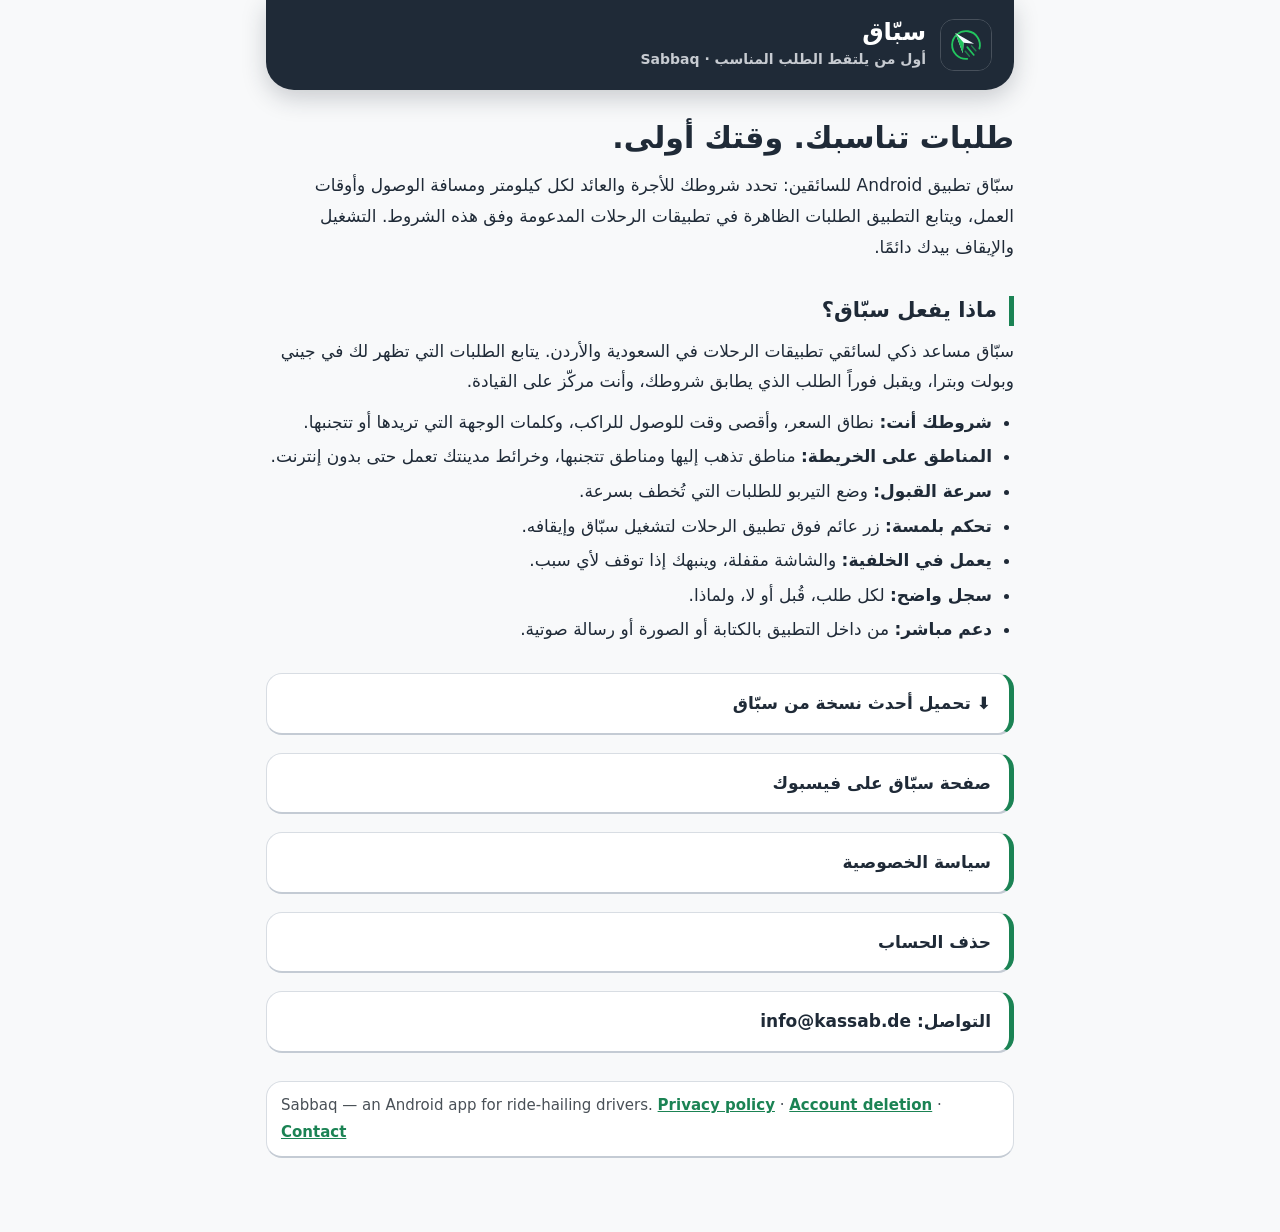
<file: index.html>
<!doctype html>
<html lang="ar" dir="rtl">
<head>
<meta charset="utf-8">
<meta name="viewport" content="width=device-width, initial-scale=1">
<title>سبّاق – قبول طلبات الرحلات تلقائياً للسائقين (جيني، بولت، بترا)</title>
<meta name="description" content="سبّاق تطبيق أندرويد للسائقين: يتابع طلبات جيني وبولت وبترا ويقبل فوراً الطلب الذي يناسب شروطك من السعر ووقت الوصول والوجهة والمناطق. حمّله الآن.">
<link rel="canonical" href="https://yahooyahoo99.github.io/">
<meta property="og:type" content="website">
<meta property="og:site_name" content="سبّاق">
<meta property="og:locale" content="ar_SA">
<meta property="og:title" content="سبّاق – قبول طلبات الرحلات تلقائياً للسائقين (جيني، بولت، بترا)">
<meta property="og:description" content="سبّاق تطبيق أندرويد للسائقين: يتابع طلبات جيني وبولت وبترا ويقبل فوراً الطلب الذي يناسب شروطك من السعر ووقت الوصول والوجهة والمناطق. حمّله الآن.">
<meta property="og:url" content="https://yahooyahoo99.github.io/">
<meta property="og:image" content="https://yahooyahoo99.github.io/og.png">
<meta name="twitter:card" content="summary_large_image">
<meta name="twitter:title" content="سبّاق – قبول طلبات الرحلات تلقائياً للسائقين (جيني، بولت، بترا)">
<meta name="twitter:description" content="سبّاق تطبيق أندرويد للسائقين: يتابع طلبات جيني وبولت وبترا ويقبل فوراً الطلب الذي يناسب شروطك من السعر ووقت الوصول والوجهة والمناطق. حمّله الآن.">
<meta name="twitter:image" content="https://yahooyahoo99.github.io/og.png">
<script type="application/ld+json">{"@context": "https://schema.org", "@type": "SoftwareApplication", "name": "سبّاق (Sabbaq)", "alternateName": ["Sabbaq", "سباق"], "operatingSystem": "Android 8+", "applicationCategory": "BusinessApplication", "description": "تطبيق للسائقين يقبل طلبات الرحلات المناسبة تلقائياً في جيني وبولت وبترا حسب شروطك: السعر ووقت الوصول والوجهة والمناطق.", "url": "https://yahooyahoo99.github.io/", "downloadUrl": "https://yahooyahoo99.github.io/download/", "inLanguage": ["ar", "en"], "image": "https://yahooyahoo99.github.io/logo.svg", "sameAs": ["https://www.facebook.com/profile.php?id=61596189271981"], "publisher": {"@type": "Organization", "name": "سبّاق", "url": "https://yahooyahoo99.github.io/", "logo": "https://yahooyahoo99.github.io/logo.svg", "sameAs": ["https://www.facebook.com/profile.php?id=61596189271981"]}}</script>
<link rel="icon" href="logo.svg" type="image/svg+xml">
<meta name="theme-color" content="#1F2A37">
<link rel="stylesheet" href="style.css">
</head>
<body>
<main>
<header class="hero"><a class="hero-brand" href="./"><img src="logo.svg" alt="" width="52" height="52"><span><strong>سبّاق</strong><small>أول من يلتقط الطلب المناسب · Sabbaq</small></span></a></header>
<h1>طلبات تناسبك. وقتك أولى.</h1>
<p>سبّاق تطبيق Android للسائقين: تحدد شروطك للأجرة والعائد لكل كيلومتر ومسافة الوصول وأوقات العمل، ويتابع التطبيق الطلبات الظاهرة في تطبيقات الرحلات المدعومة وفق هذه الشروط. التشغيل والإيقاف بيدك دائمًا.</p>
<h2>ماذا يفعل سبّاق؟</h2>
<p>سبّاق مساعد ذكي لسائقي تطبيقات الرحلات في السعودية والأردن. يتابع الطلبات التي تظهر لك في جيني وبولت وبترا، ويقبل فوراً الطلب الذي يطابق شروطك، وأنت مركّز على القيادة.</p>
<ul>
<li><strong>شروطك أنت:</strong> نطاق السعر، وأقصى وقت للوصول للراكب، وكلمات الوجهة التي تريدها أو تتجنبها.</li>
<li><strong>المناطق على الخريطة:</strong> مناطق تذهب إليها ومناطق تتجنبها، وخرائط مدينتك تعمل حتى بدون إنترنت.</li>
<li><strong>سرعة القبول:</strong> وضع التيربو للطلبات التي تُخطف بسرعة.</li>
<li><strong>تحكم بلمسة:</strong> زر عائم فوق تطبيق الرحلات لتشغيل سبّاق وإيقافه.</li>
<li><strong>يعمل في الخلفية:</strong> والشاشة مقفلة، وينبهك إذا توقف لأي سبب.</li>
<li><strong>سجل واضح:</strong> لكل طلب، قُبل أو لا، ولماذا.</li>
<li><strong>دعم مباشر:</strong> من داخل التطبيق بالكتابة أو الصورة أو رسالة صوتية.</li>
</ul>
<ul class="links">
<li><a href="download/">⬇️ تحميل أحدث نسخة من سبّاق</a></li>
<li><a href="https://www.facebook.com/profile.php?id=61596189271981" rel="me">صفحة سبّاق على فيسبوك</a></li>
<li><a href="privacy.html">سياسة الخصوصية</a></li>
<li><a href="delete-account.html">حذف الحساب</a></li>
<li><a href="mailto:info@kassab.de">التواصل: info@kassab.de</a></li>
</ul>
<p lang="en" dir="ltr" class="meta">Sabbaq — an Android app for ride-hailing drivers. <a href="privacy.html">Privacy policy</a> · <a href="delete-account.html">Account deletion</a> · <a href="mailto:info@kassab.de">Contact</a></p>
</main>
</body>
</html>
</file>
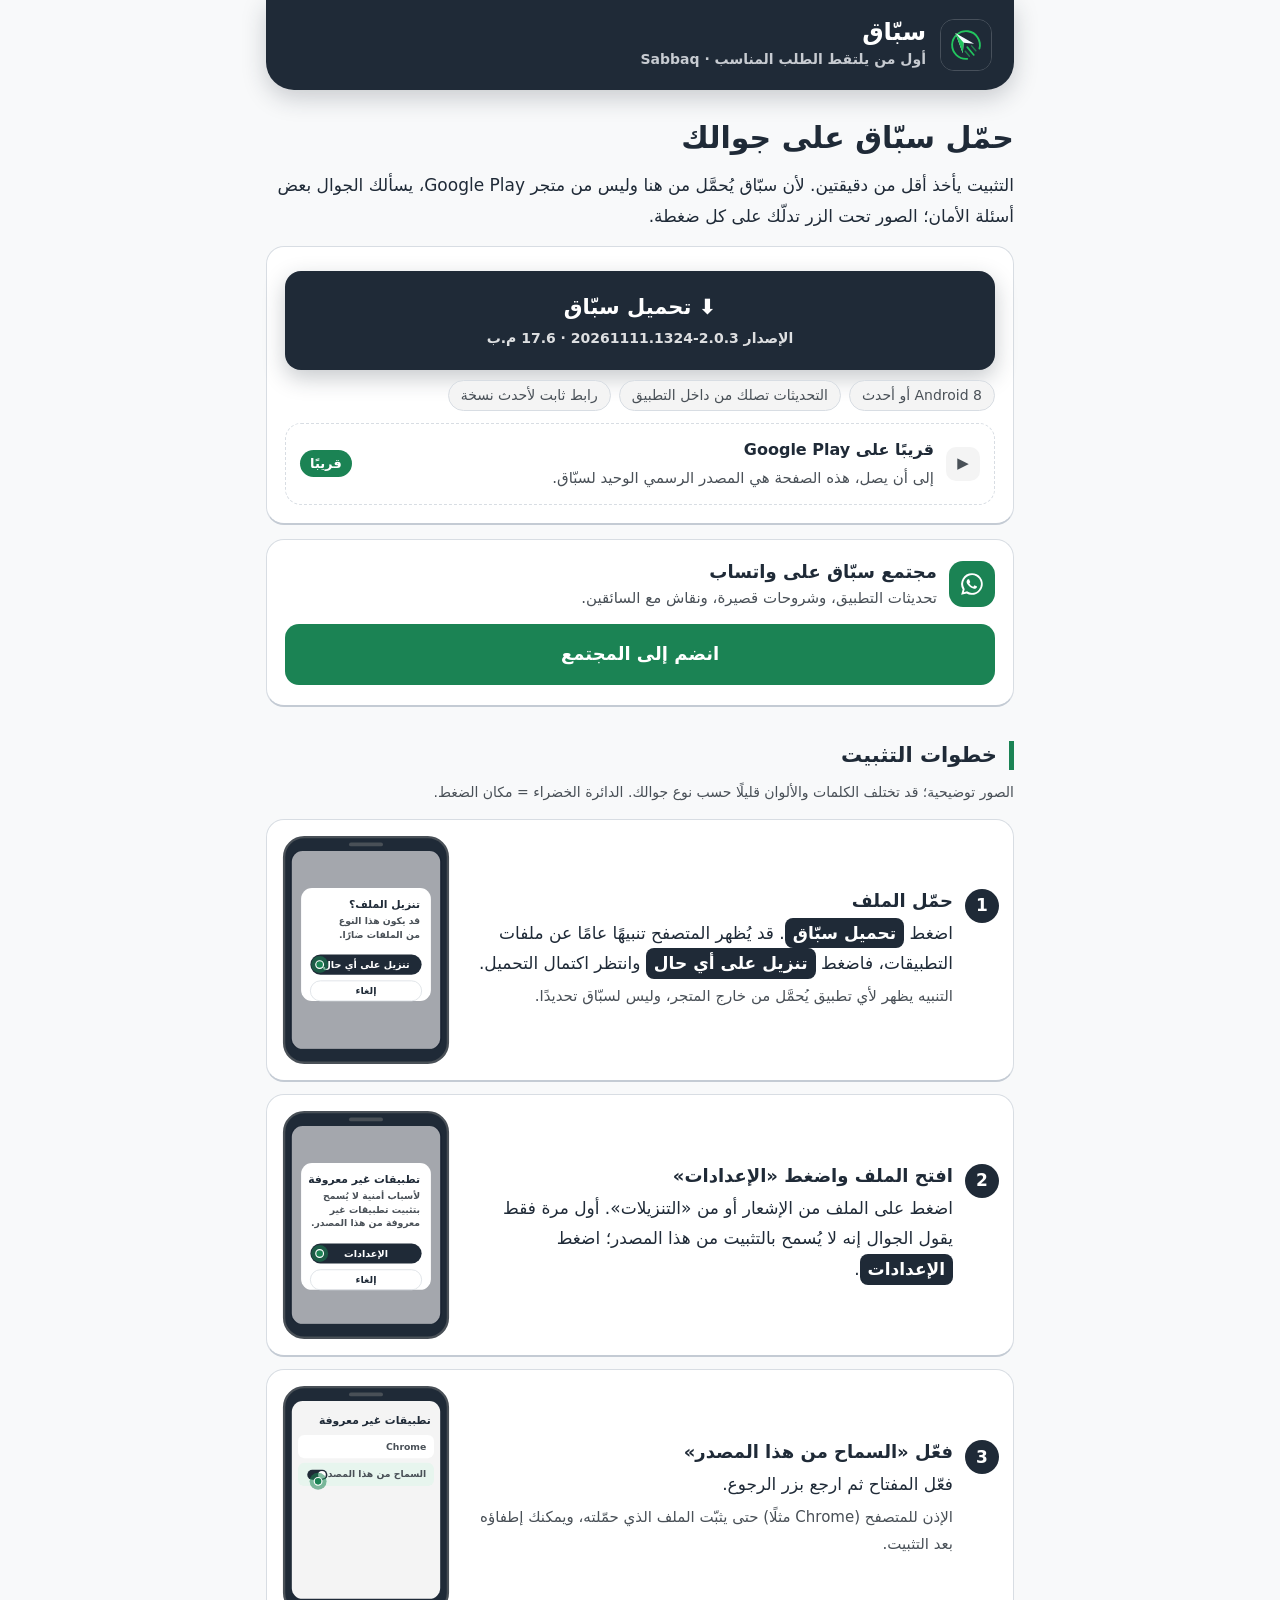
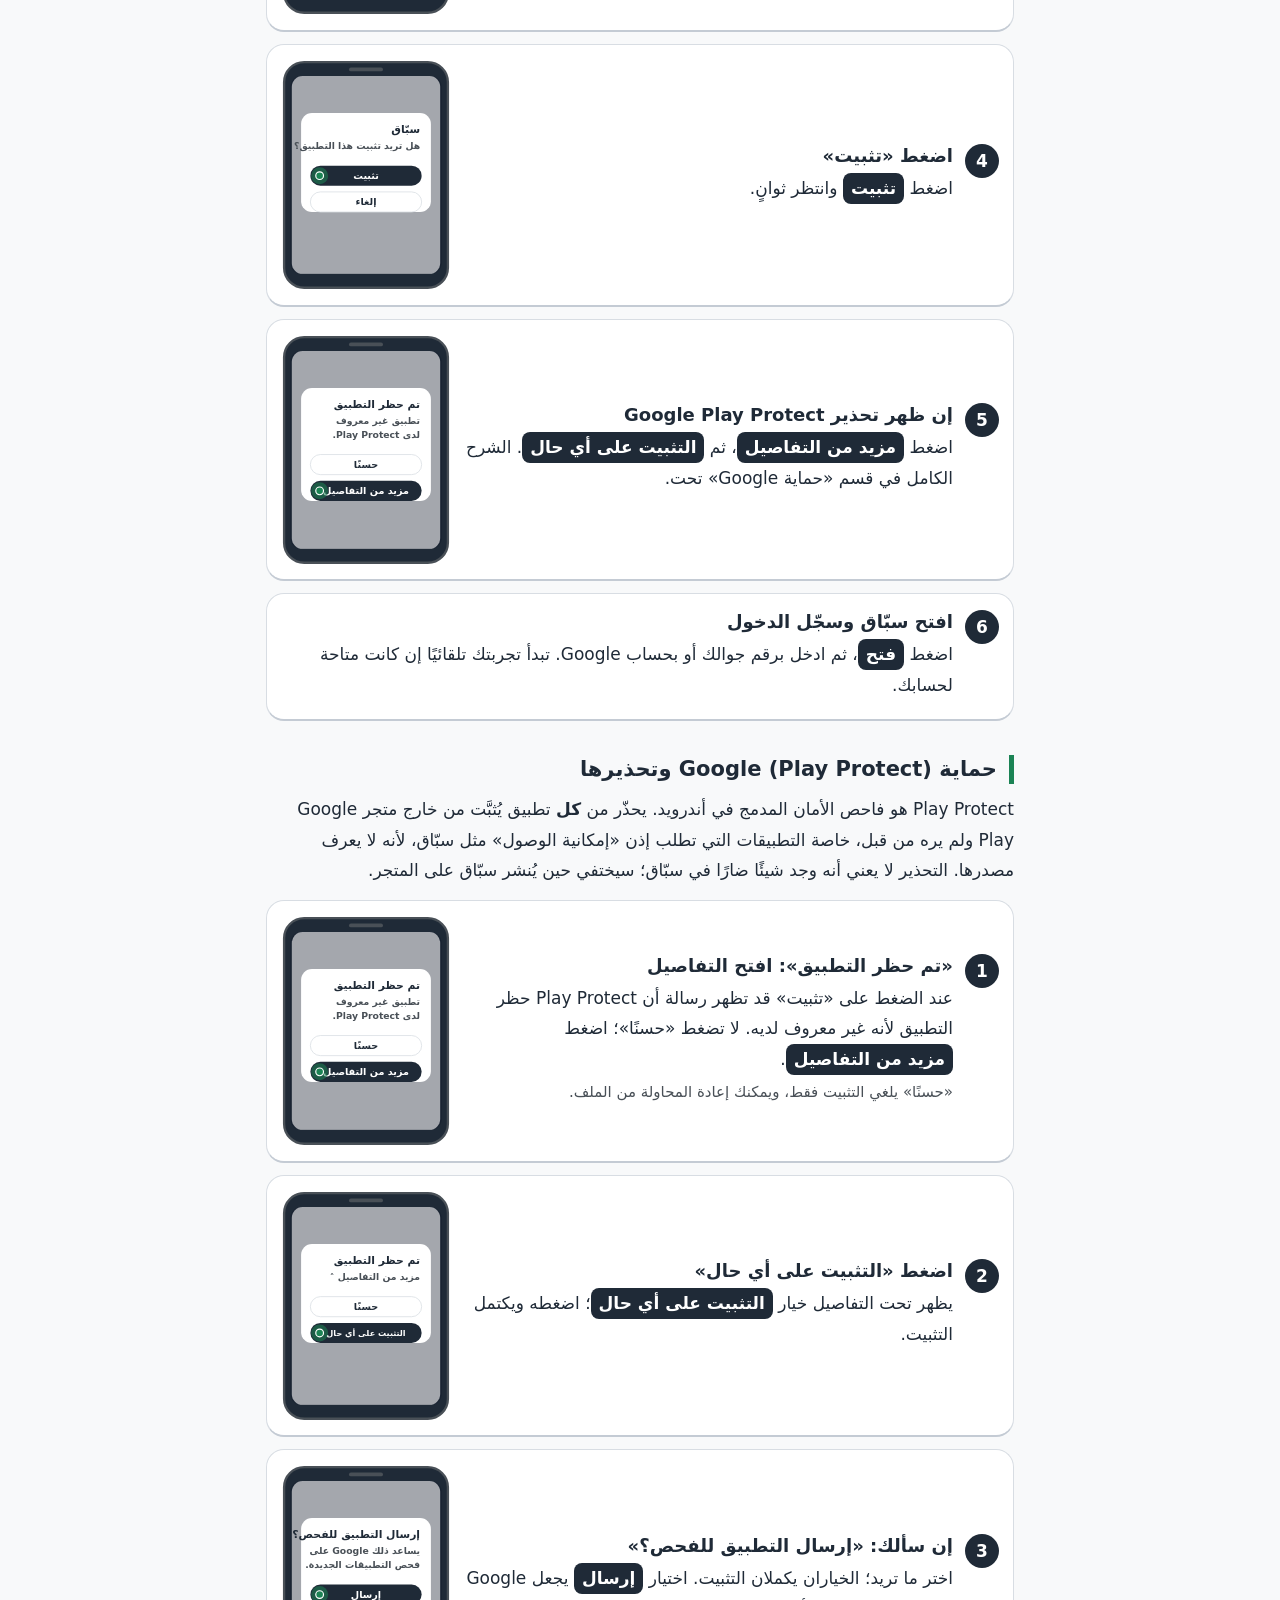
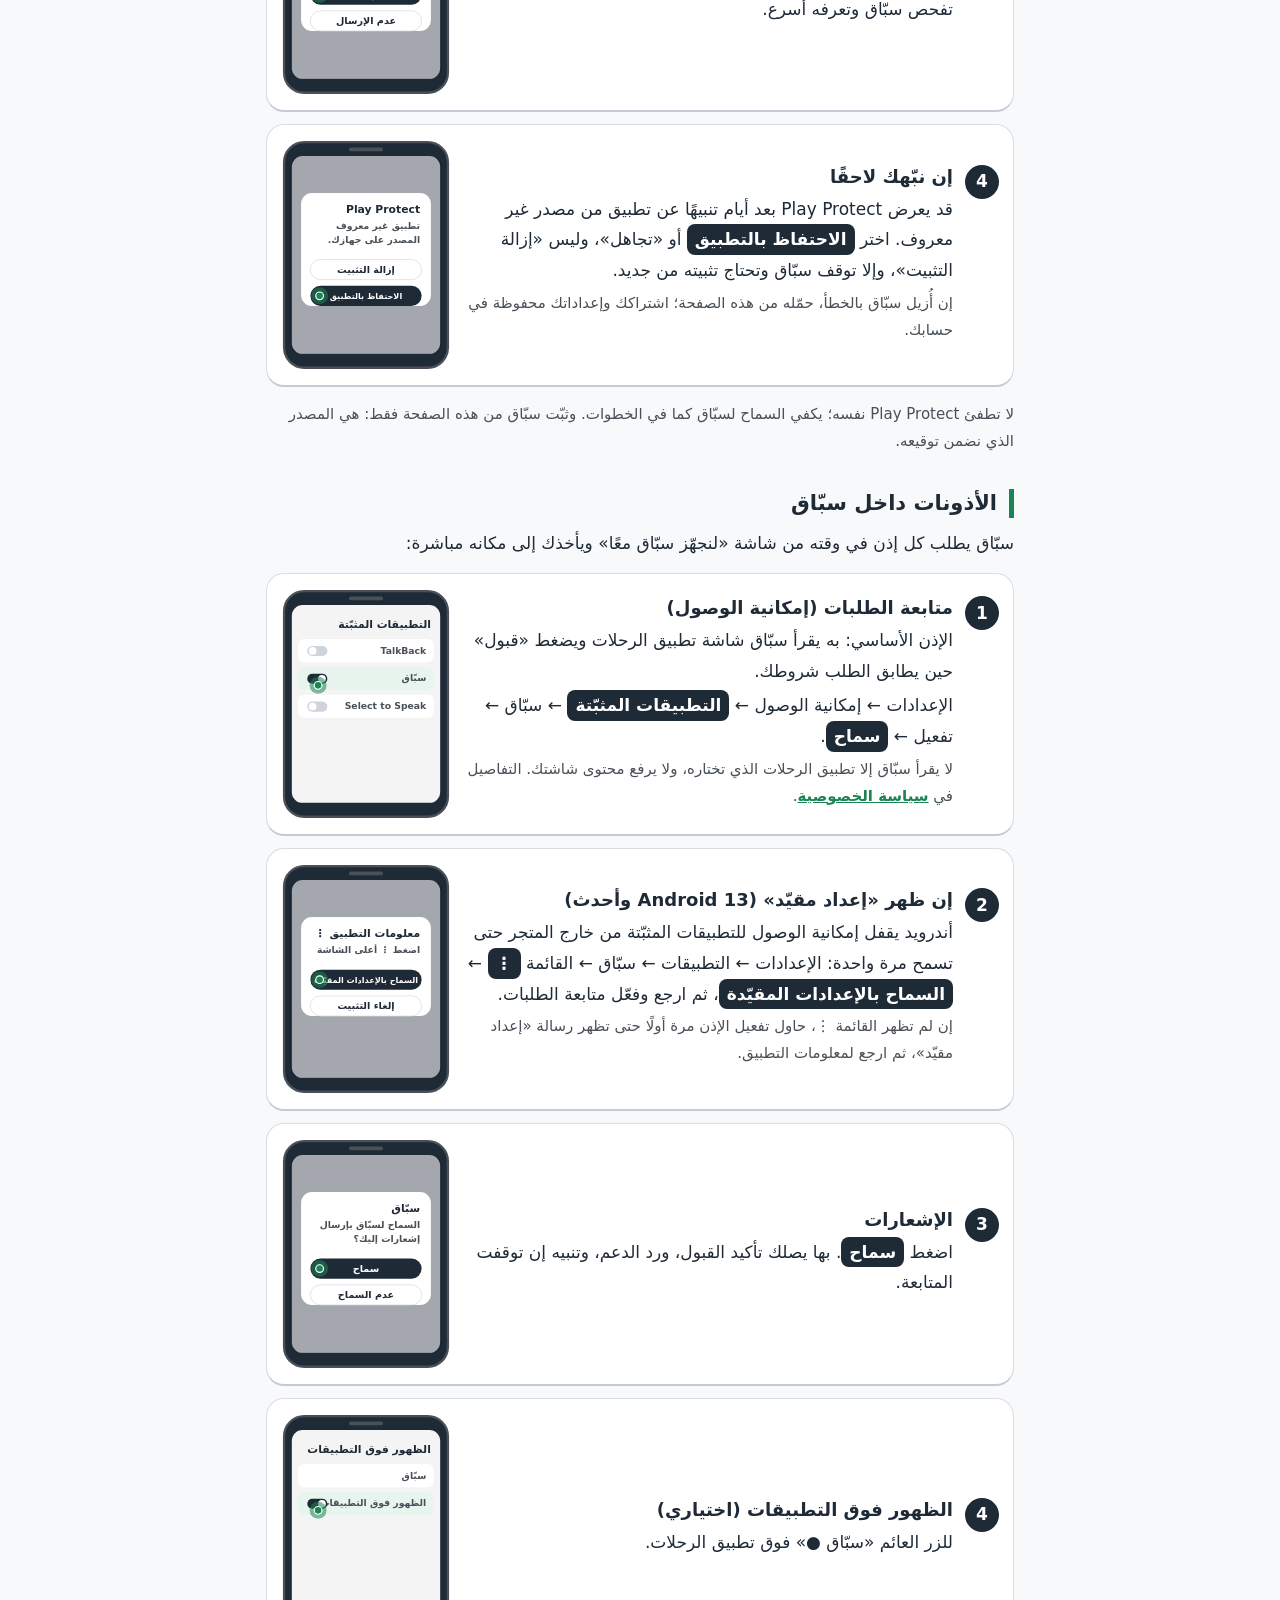
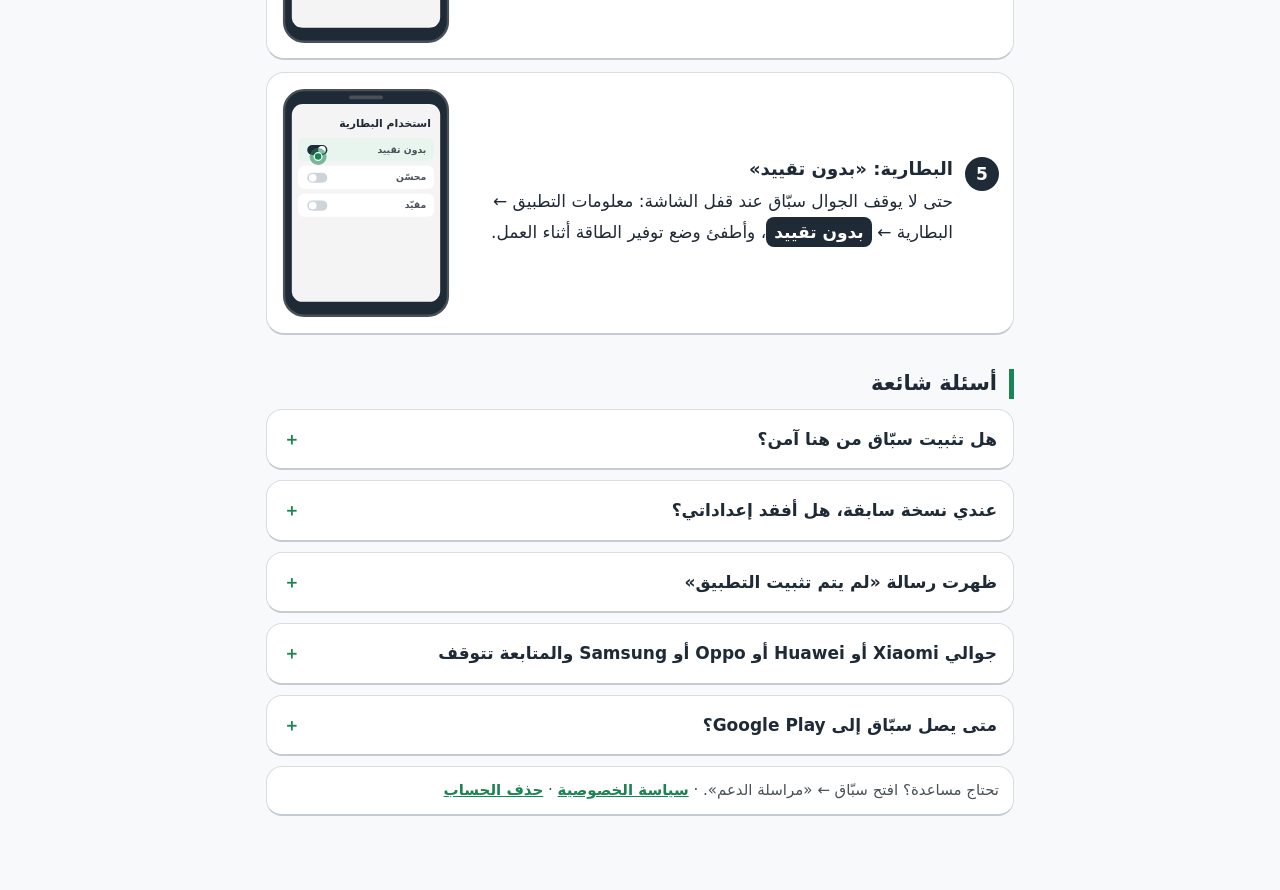
<file: download/index.html>
<!doctype html>
<html lang="ar" dir="rtl">
<head>
<meta charset="utf-8">
<meta name="viewport" content="width=device-width, initial-scale=1">
<title>تحميل سبّاق لأندرويد – قبول طلبات جيني وبولت تلقائياً</title>
<meta name="description" content="حمّل أحدث نسخة من تطبيق سبّاق للسائقين على أندرويد، مع شرح التثبيت ومنح الأذونات خطوة بخطوة. التحديثات تصلك من داخل التطبيق.">
<link rel="canonical" href="https://yahooyahoo99.github.io/download/">
<meta property="og:type" content="website">
<meta property="og:site_name" content="سبّاق">
<meta property="og:locale" content="ar_SA">
<meta property="og:title" content="تحميل سبّاق لأندرويد – قبول طلبات جيني وبولت تلقائياً">
<meta property="og:description" content="حمّل أحدث نسخة من تطبيق سبّاق للسائقين على أندرويد، مع شرح التثبيت ومنح الأذونات خطوة بخطوة. التحديثات تصلك من داخل التطبيق.">
<meta property="og:url" content="https://yahooyahoo99.github.io/download/">
<meta property="og:image" content="https://yahooyahoo99.github.io/og.png">
<meta name="twitter:card" content="summary_large_image">
<meta name="twitter:title" content="تحميل سبّاق لأندرويد – قبول طلبات جيني وبولت تلقائياً">
<meta name="twitter:description" content="حمّل أحدث نسخة من تطبيق سبّاق للسائقين على أندرويد، مع شرح التثبيت ومنح الأذونات خطوة بخطوة. التحديثات تصلك من داخل التطبيق.">
<meta name="twitter:image" content="https://yahooyahoo99.github.io/og.png">
<script type="application/ld+json">{"@context": "https://schema.org", "@type": "SoftwareApplication", "name": "سبّاق (Sabbaq)", "alternateName": ["Sabbaq", "سباق"], "operatingSystem": "Android 8+", "applicationCategory": "BusinessApplication", "description": "تطبيق للسائقين يقبل طلبات الرحلات المناسبة تلقائياً في جيني وبولت وبترا حسب شروطك: السعر ووقت الوصول والوجهة والمناطق.", "url": "https://yahooyahoo99.github.io/download/", "downloadUrl": "https://yahooyahoo99.github.io/download/", "inLanguage": ["ar", "en"], "image": "https://yahooyahoo99.github.io/logo.svg", "sameAs": ["https://www.facebook.com/profile.php?id=61596189271981"], "publisher": {"@type": "Organization", "name": "سبّاق", "url": "https://yahooyahoo99.github.io/", "logo": "https://yahooyahoo99.github.io/logo.svg", "sameAs": ["https://www.facebook.com/profile.php?id=61596189271981"]}}</script>
<link rel="icon" href="../logo.svg" type="image/svg+xml">
<meta name="theme-color" content="#1F2A37">
<link rel="stylesheet" href="../style.css">
<style>
:root { --phone: #1f2a37; --phone-edge: #495057; --screen: #f4f4f4; --sheet: #ffffff; --dim: rgba(15,23,42,.35); --row: #ffffff;
  --accent: #1f2a37; --off: #ced4da; --hl-soft: #e7f5ee; --ink: #1f2a37; --ink-soft: #495057; }
@media (prefers-color-scheme: dark) { :root { --phone-edge: #6c757d; --screen: #151e2d; --sheet: #222d40; --row: #222d40; --accent: #c9d3e0; --off: #334155;
  --hl-soft: #14532d; --ink: #e5e7eb; --ink-soft: #c3cad4; } }
.card { background: var(--card); border: 1px solid var(--line); border-bottom: 2px solid var(--line-bottom); border-radius: 18px; padding: 18px; margin: 14px 0; }
.dl { display: block; text-align: center; background: var(--primary); color: var(--on-primary); font-size: 21px; font-weight: 800;
  text-decoration: none; border-radius: 16px; padding: 18px 16px; margin: 6px 0 10px; box-shadow: 0 8px 22px rgba(31, 42, 55, .25); }
.dl:active { transform: scale(.98); }
.dl small { display: block; font-size: 14px; font-weight: 600; opacity: .85; }
.facts { display: flex; flex-wrap: wrap; gap: 8px; margin: 6px 0 0; padding: 0; list-style: none; }
.facts li { margin: 0; font-size: 14px; color: var(--muted); background: var(--soft); border: 1px solid var(--line); border-radius: 999px; padding: 2px 12px; }
.play { display: flex; align-items: center; gap: 12px; border: 1px dashed var(--line); border-radius: 16px; padding: 12px 14px; margin: 12px 0 0; color: var(--muted); font-size: 15px; }
.play .tri { flex: none; width: 34px; height: 34px; border-radius: 10px; background: var(--soft); display: grid; place-items: center; }
.play strong { display: block; font-size: 16px; }
.badge { margin-inline-start: auto; flex: none; font-size: 13px; font-weight: 800; color: var(--on-signature); background: var(--signature); border-radius: 999px; padding: 2px 10px; }
.community-head { display: flex; align-items: center; gap: 12px; }
.community-head strong { display: block; font-size: 18px; }
.community-head > span:last-child { color: var(--muted); font-size: 15px; line-height: 1.6; }
.wa { flex: none; width: 46px; height: 46px; border-radius: 14px; display: grid; place-items: center; color: var(--on-signature); background: var(--signature); }
.join { display: block; text-align: center; margin: 14px 0 2px; padding: 14px 16px; border-radius: 14px; font-size: 18px; font-weight: 800;
  text-decoration: none; color: var(--on-signature); background: var(--signature); }
.join:active { transform: scale(.98); }
.steps { list-style: none; padding: 0; margin: 14px 0; counter-reset: step; }
.steps > li { counter-increment: step; display: flex; gap: 14px; align-items: center; background: var(--card); border: 1px solid var(--line); border-bottom: 2px solid var(--line-bottom);
  border-radius: 18px; padding: 14px; margin: 12px 0; }
.steps .txt { flex: 1; min-width: 0; position: relative; padding-inline-start: 46px; }
.steps .txt::before { content: counter(step); position: absolute; inset-inline-start: 0; top: 2px; width: 34px; height: 34px; border-radius: 50%;
  background: var(--hero-start); color: var(--on-hero); font-weight: 800; display: grid; place-items: center; }
.steps h3 { margin: 0 0 4px; font-size: 18px; line-height: 1.5; }
.steps p { margin: 4px 0; }
.pic { flex: none; width: 170px; }
.shot { display: block; width: 100%; height: auto; }
.shot .t-title { font: 800 14px "Tajawal", system-ui, sans-serif; fill: var(--ink); }
.shot .t-body { font: 600 12px "Tajawal", system-ui, sans-serif; fill: var(--ink-soft); }
.shot .t-btn { font: 800 12.5px "Tajawal", system-ui, sans-serif; fill: var(--accent); }
.shot .t-btn.on { fill: #fff; }
.shot .t-btn.long { font-size: 10.5px; }
@media (prefers-reduced-motion: no-preference) { .shot .hand { animation: tap 1.6s ease-in-out infinite; transform-box: fill-box; transform-origin: center; } }
@keyframes tap { 0%, 100% { transform: scale(1); } 50% { transform: scale(.82); } }
@media (max-width: 600px) { .steps > li { flex-direction: column; align-items: stretch; } .pic { width: 230px; margin: 6px auto 0; } }
.tap { display: inline-block; font-weight: 800; color: var(--on-hero); background: var(--hero-start); border-radius: 8px; padding: 0 8px; }
.why { font-size: 15px; color: var(--muted); }
.note { font-size: 14px; color: var(--muted); }
details { background: var(--card); border: 1px solid var(--line); border-bottom: 2px solid var(--line-bottom); border-radius: 16px; margin: 10px 0; }
details > summary { cursor: pointer; padding: 14px 16px; font-weight: 700; list-style: none; }
details > summary::-webkit-details-marker { display: none; }
details > summary::after { content: "＋"; float: inline-end; color: var(--brand); }
details[open] > summary::after { content: "－"; }
details > div { padding: 0 16px 12px; }
</style>
</head>
<body>
<main>
<header class="hero"><a class="hero-brand" href="../"><img src="../logo.svg" alt="" width="52" height="52"><span><strong>سبّاق</strong><small>أول من يلتقط الطلب المناسب · Sabbaq</small></span></a></header>

<h1>حمّل سبّاق على جوالك</h1>
<p>التثبيت يأخذ أقل من دقيقتين. لأن سبّاق يُحمَّل من هنا وليس من متجر Google Play، يسألك الجوال بعض أسئلة الأمان؛ الصور تحت الزر تدلّك على كل ضغطة.</p>

<section class="card" aria-label="التحميل">
<!-- RELEASE: updated with every release (docs/MAINTAINERS_HANDBOOK.md, section 8). -->
<a id="apk" class="dl" href="https://rxioktlmecdpuyokyatl.supabase.co/storage/v1/object/public/releases/sabbaq-2.0.3-20261111.1324.apk">⬇️ تحميل سبّاق<small>الإصدار 2.0.3-20261111.1324 · 17.6 م.ب</small></a>
<ul class="facts"><li>Android 8 أو أحدث</li><li>التحديثات تصلك من داخل التطبيق</li><li>رابط ثابت لأحدث نسخة</li></ul>
<div class="play" role="note">
<span class="tri" aria-hidden="true">▶</span>
<span><strong>قريبًا على Google Play</strong>إلى أن يصل، هذه الصفحة هي المصدر الرسمي الوحيد لسبّاق.</span>
<span class="badge">قريبًا</span>
</div>
</section>

<section class="card community" aria-label="مجتمع سبّاق">
<div class="community-head">
<span class="wa" aria-hidden="true"><svg viewBox="0 0 24 24" width="26" height="26"><path fill="currentColor" d="M12 2a10 10 0 0 0-8.6 15.1L2 22l5-1.3A10 10 0 1 0 12 2Zm0 18.2a8.2 8.2 0 0 1-4.2-1.2l-.3-.2-3 .8.8-2.9-.2-.3A8.2 8.2 0 1 1 12 20.2Zm4.5-6.1c-.2-.1-1.5-.7-1.7-.8-.2-.1-.4-.1-.6.1l-.8 1c-.1.2-.3.2-.5.1a6.7 6.7 0 0 1-3.3-2.9c-.3-.4.2-.4.7-1.3.1-.2 0-.3 0-.4l-.8-1.8c-.2-.5-.4-.4-.6-.4h-.5c-.2 0-.4.1-.6.3-.2.2-.8.8-.8 1.9s.8 2.2.9 2.4c.1.1 1.6 2.5 4 3.5 1.5.6 2.1.7 2.8.6.5-.1 1.5-.6 1.7-1.2.2-.6.2-1.1.1-1.2l-.5-.4Z"/></svg></span>
<span><strong>مجتمع سبّاق على واتساب</strong>تحديثات التطبيق، وشروحات قصيرة، ونقاش مع السائقين.</span>
</div>
<a class="join" href="https://chat.whatsapp.com/LIlvbLi1yEFBcF2oqnDK1f" target="_blank" rel="noopener">انضم إلى المجتمع</a>
</section>

<h2>خطوات التثبيت</h2>
<p class="note">الصور توضيحية؛ قد تختلف الكلمات والألوان قليلًا حسب نوع جوالك. الدائرة الخضراء = مكان الضغط.</p>
<ol class="steps"><li><div class="txt"><h3>حمّل الملف</h3><p>اضغط <span class="tap">تحميل سبّاق</span>. قد يُظهر المتصفح تنبيهًا عامًا عن ملفات التطبيقات، فاضغط <span class="tap">تنزيل على أي حال</span> وانتظر اكتمال التحميل.</p><p class="why">التنبيه يظهر لأي تطبيق يُحمَّل من خارج المتجر، وليس لسبّاق تحديدًا.</p></div><div class="pic"><svg class="shot" viewBox="0 0 220 300" role="img" aria-label="المتصفح يسأل قبل التنزيل؛ اضغط تنزيل على أي حال" xmlns="http://www.w3.org/2000/svg"><rect x="4" y="4" width="212" height="292" rx="26" fill="var(--phone)" stroke="var(--phone-edge)" stroke-width="3"/><rect x="14" y="22" width="192" height="256" rx="14" fill="var(--screen)"/><rect x="88.0" y="11" width="44" height="5" rx="2.5" fill="var(--phone-edge)"/><rect x="12" y="22" width="196" height="256" rx="14" fill="var(--dim)"/><rect x="26" y="70" width="168" height="146" rx="14" fill="var(--sheet)"/><text x="180" y="96" class="t-title" text-anchor="start" direction="rtl">تنزيل الملف؟</text><text x="180" y="116" class="t-body" text-anchor="start" direction="rtl">قد يكون هذا النوع</text><text x="180" y="134" class="t-body" text-anchor="start" direction="rtl">من الملفات ضارًا.</text><rect x="38" y="156" width="144" height="26" rx="13" fill="var(--accent)" stroke="none"/><text x="110.0" y="173" class="t-btn on" text-anchor="middle" direction="rtl">تنزيل على أي حال</text><g class="hand"><circle cx="50" cy="169" r="11" fill="var(--signature)" opacity=".55"/><circle cx="50" cy="169" r="5" fill="var(--signature)" stroke="var(--on-signature)" stroke-width="1.5"/></g><rect x="38" y="190" width="144" height="26" rx="13" fill="transparent" stroke="var(--line)"/><text x="110.0" y="207" class="t-btn" text-anchor="middle" direction="rtl">إلغاء</text></svg></div></li><li><div class="txt"><h3>افتح الملف واضغط «الإعدادات»</h3><p>اضغط على الملف من الإشعار أو من «التنزيلات». أول مرة فقط يقول الجوال إنه لا يُسمح بالتثبيت من هذا المصدر؛ اضغط <span class="tap">الإعدادات</span>.</p></div><div class="pic"><svg class="shot" viewBox="0 0 220 300" role="img" aria-label="الجوال يطلب السماح للمتصفح بالتثبيت؛ اضغط الإعدادات" xmlns="http://www.w3.org/2000/svg"><rect x="4" y="4" width="212" height="292" rx="26" fill="var(--phone)" stroke="var(--phone-edge)" stroke-width="3"/><rect x="14" y="22" width="192" height="256" rx="14" fill="var(--screen)"/><rect x="88.0" y="11" width="44" height="5" rx="2.5" fill="var(--phone-edge)"/><rect x="12" y="22" width="196" height="256" rx="14" fill="var(--dim)"/><rect x="26" y="70" width="168" height="164" rx="14" fill="var(--sheet)"/><text x="180" y="96" class="t-title" text-anchor="start" direction="rtl">تطبيقات غير معروفة</text><text x="180" y="116" class="t-body" text-anchor="start" direction="rtl">لأسباب أمنية لا يُسمح</text><text x="180" y="134" class="t-body" text-anchor="start" direction="rtl">بتثبيت تطبيقات غير</text><text x="180" y="152" class="t-body" text-anchor="start" direction="rtl">معروفة من هذا المصدر.</text><rect x="38" y="174" width="144" height="26" rx="13" fill="var(--accent)" stroke="none"/><text x="110.0" y="191" class="t-btn on" text-anchor="middle" direction="rtl">الإعدادات</text><g class="hand"><circle cx="50" cy="187" r="11" fill="var(--signature)" opacity=".55"/><circle cx="50" cy="187" r="5" fill="var(--signature)" stroke="var(--on-signature)" stroke-width="1.5"/></g><rect x="38" y="208" width="144" height="26" rx="13" fill="transparent" stroke="var(--line)"/><text x="110.0" y="225" class="t-btn" text-anchor="middle" direction="rtl">إلغاء</text></svg></div></li><li><div class="txt"><h3>فعّل «السماح من هذا المصدر»</h3><p>فعّل المفتاح ثم ارجع بزر الرجوع.</p><p class="why">الإذن للمتصفح (Chrome مثلًا) حتى يثبّت الملف الذي حمّلته، ويمكنك إطفاؤه بعد التثبيت.</p></div><div class="pic"><svg class="shot" viewBox="0 0 220 300" role="img" aria-label="فعّل السماح من هذا المصدر ثم ارجع" xmlns="http://www.w3.org/2000/svg"><rect x="4" y="4" width="212" height="292" rx="26" fill="var(--phone)" stroke="var(--phone-edge)" stroke-width="3"/><rect x="14" y="22" width="192" height="256" rx="14" fill="var(--screen)"/><rect x="88.0" y="11" width="44" height="5" rx="2.5" fill="var(--phone-edge)"/><text x="194" y="52" class="t-title" text-anchor="start" direction="rtl">تطبيقات غير معروفة</text><rect x="22" y="66" width="176" height="30" rx="8" fill="var(--row)"/><text x="188" y="85" class="t-body" text-anchor="start" direction="rtl">Chrome</text><rect x="22" y="102" width="176" height="30" rx="8" fill="var(--hl-soft)"/><text x="188" y="121" class="t-body" text-anchor="start" direction="rtl">السماح من هذا المصدر</text><rect x="34" y="111" width="26" height="13" rx="6.5" fill="var(--accent)"/><circle cx="53" cy="117.5" r="5" fill="#fff"/><g class="hand"><circle cx="48" cy="126" r="11" fill="var(--signature)" opacity=".55"/><circle cx="48" cy="126" r="5" fill="var(--signature)" stroke="var(--on-signature)" stroke-width="1.5"/></g></svg></div></li><li><div class="txt"><h3>اضغط «تثبيت»</h3><p>اضغط <span class="tap">تثبيت</span> وانتظر ثوانٍ.</p></div><div class="pic"><svg class="shot" viewBox="0 0 220 300" role="img" aria-label="اضغط تثبيت" xmlns="http://www.w3.org/2000/svg"><rect x="4" y="4" width="212" height="292" rx="26" fill="var(--phone)" stroke="var(--phone-edge)" stroke-width="3"/><rect x="14" y="22" width="192" height="256" rx="14" fill="var(--screen)"/><rect x="88.0" y="11" width="44" height="5" rx="2.5" fill="var(--phone-edge)"/><rect x="12" y="22" width="196" height="256" rx="14" fill="var(--dim)"/><rect x="26" y="70" width="168" height="128" rx="14" fill="var(--sheet)"/><text x="180" y="96" class="t-title" text-anchor="start" direction="rtl">سبّاق</text><text x="180" y="116" class="t-body" text-anchor="start" direction="rtl">هل تريد تثبيت هذا التطبيق؟</text><rect x="38" y="138" width="144" height="26" rx="13" fill="var(--accent)" stroke="none"/><text x="110.0" y="155" class="t-btn on" text-anchor="middle" direction="rtl">تثبيت</text><g class="hand"><circle cx="50" cy="151" r="11" fill="var(--signature)" opacity=".55"/><circle cx="50" cy="151" r="5" fill="var(--signature)" stroke="var(--on-signature)" stroke-width="1.5"/></g><rect x="38" y="172" width="144" height="26" rx="13" fill="transparent" stroke="var(--line)"/><text x="110.0" y="189" class="t-btn" text-anchor="middle" direction="rtl">إلغاء</text></svg></div></li><li><div class="txt"><h3>إن ظهر تحذير Google Play Protect</h3><p>اضغط <span class="tap">مزيد من التفاصيل</span>، ثم <span class="tap">التثبيت على أي حال</span>. الشرح الكامل في قسم «حماية Google» تحت.</p></div><div class="pic"><svg class="shot" viewBox="0 0 220 300" role="img" aria-label="تحذير Play Protect؛ اضغط مزيد من التفاصيل" xmlns="http://www.w3.org/2000/svg"><rect x="4" y="4" width="212" height="292" rx="26" fill="var(--phone)" stroke="var(--phone-edge)" stroke-width="3"/><rect x="14" y="22" width="192" height="256" rx="14" fill="var(--screen)"/><rect x="88.0" y="11" width="44" height="5" rx="2.5" fill="var(--phone-edge)"/><rect x="12" y="22" width="196" height="256" rx="14" fill="var(--dim)"/><rect x="26" y="70" width="168" height="146" rx="14" fill="var(--sheet)"/><text x="180" y="96" class="t-title" text-anchor="start" direction="rtl">تم حظر التطبيق</text><text x="180" y="116" class="t-body" text-anchor="start" direction="rtl">تطبيق غير معروف</text><text x="180" y="134" class="t-body" text-anchor="start" direction="rtl">لدى Play Protect.</text><rect x="38" y="156" width="144" height="26" rx="13" fill="transparent" stroke="var(--line)"/><text x="110.0" y="173" class="t-btn" text-anchor="middle" direction="rtl">حسنًا</text><rect x="38" y="190" width="144" height="26" rx="13" fill="var(--accent)" stroke="none"/><text x="110.0" y="207" class="t-btn on" text-anchor="middle" direction="rtl">مزيد من التفاصيل</text><g class="hand"><circle cx="50" cy="203" r="11" fill="var(--signature)" opacity=".55"/><circle cx="50" cy="203" r="5" fill="var(--signature)" stroke="var(--on-signature)" stroke-width="1.5"/></g></svg></div></li><li><div class="txt"><h3>افتح سبّاق وسجّل الدخول</h3><p>اضغط <span class="tap">فتح</span>، ثم ادخل برقم جوالك أو بحساب Google. تبدأ تجربتك تلقائيًا إن كانت متاحة لحسابك.</p></div></li></ol>

<h2 id="play-protect">حماية Google (Play Protect) وتحذيرها</h2>
<p>Play Protect هو فاحص الأمان المدمج في أندرويد. يحذّر من <strong>كل</strong> تطبيق يُثبَّت من خارج متجر Google Play ولم يره من قبل، خاصة التطبيقات التي تطلب إذن «إمكانية الوصول» مثل سبّاق، لأنه لا يعرف مصدرها. التحذير لا يعني أنه وجد شيئًا ضارًا في سبّاق؛ سيختفي حين يُنشر سبّاق على المتجر.</p>
<ol class="steps"><li><div class="txt"><h3>«تم حظر التطبيق»: افتح التفاصيل</h3><p>عند الضغط على «تثبيت» قد تظهر رسالة أن Play Protect حظر التطبيق لأنه غير معروف لديه. لا تضغط «حسنًا»؛ اضغط <span class="tap">مزيد من التفاصيل</span>.</p><p class="why">«حسنًا» يلغي التثبيت فقط، ويمكنك إعادة المحاولة من الملف.</p></div><div class="pic"><svg class="shot" viewBox="0 0 220 300" role="img" aria-label="تحذير Play Protect؛ اضغط مزيد من التفاصيل" xmlns="http://www.w3.org/2000/svg"><rect x="4" y="4" width="212" height="292" rx="26" fill="var(--phone)" stroke="var(--phone-edge)" stroke-width="3"/><rect x="14" y="22" width="192" height="256" rx="14" fill="var(--screen)"/><rect x="88.0" y="11" width="44" height="5" rx="2.5" fill="var(--phone-edge)"/><rect x="12" y="22" width="196" height="256" rx="14" fill="var(--dim)"/><rect x="26" y="70" width="168" height="146" rx="14" fill="var(--sheet)"/><text x="180" y="96" class="t-title" text-anchor="start" direction="rtl">تم حظر التطبيق</text><text x="180" y="116" class="t-body" text-anchor="start" direction="rtl">تطبيق غير معروف</text><text x="180" y="134" class="t-body" text-anchor="start" direction="rtl">لدى Play Protect.</text><rect x="38" y="156" width="144" height="26" rx="13" fill="transparent" stroke="var(--line)"/><text x="110.0" y="173" class="t-btn" text-anchor="middle" direction="rtl">حسنًا</text><rect x="38" y="190" width="144" height="26" rx="13" fill="var(--accent)" stroke="none"/><text x="110.0" y="207" class="t-btn on" text-anchor="middle" direction="rtl">مزيد من التفاصيل</text><g class="hand"><circle cx="50" cy="203" r="11" fill="var(--signature)" opacity=".55"/><circle cx="50" cy="203" r="5" fill="var(--signature)" stroke="var(--on-signature)" stroke-width="1.5"/></g></svg></div></li><li><div class="txt"><h3>اضغط «التثبيت على أي حال»</h3><p>يظهر تحت التفاصيل خيار <span class="tap">التثبيت على أي حال</span>؛ اضغطه ويكتمل التثبيت.</p></div><div class="pic"><svg class="shot" viewBox="0 0 220 300" role="img" aria-label="بعد فتح التفاصيل اضغط التثبيت على أي حال" xmlns="http://www.w3.org/2000/svg"><rect x="4" y="4" width="212" height="292" rx="26" fill="var(--phone)" stroke="var(--phone-edge)" stroke-width="3"/><rect x="14" y="22" width="192" height="256" rx="14" fill="var(--screen)"/><rect x="88.0" y="11" width="44" height="5" rx="2.5" fill="var(--phone-edge)"/><rect x="12" y="22" width="196" height="256" rx="14" fill="var(--dim)"/><rect x="26" y="70" width="168" height="128" rx="14" fill="var(--sheet)"/><text x="180" y="96" class="t-title" text-anchor="start" direction="rtl">تم حظر التطبيق</text><text x="180" y="116" class="t-body" text-anchor="start" direction="rtl">مزيد من التفاصيل ˄</text><rect x="38" y="138" width="144" height="26" rx="13" fill="transparent" stroke="var(--line)"/><text x="110.0" y="155" class="t-btn" text-anchor="middle" direction="rtl">حسنًا</text><rect x="38" y="172" width="144" height="26" rx="13" fill="var(--accent)" stroke="none"/><text x="110.0" y="189" class="t-btn on long" text-anchor="middle" direction="rtl">التثبيت على أي حال</text><g class="hand"><circle cx="50" cy="185" r="11" fill="var(--signature)" opacity=".55"/><circle cx="50" cy="185" r="5" fill="var(--signature)" stroke="var(--on-signature)" stroke-width="1.5"/></g></svg></div></li><li><div class="txt"><h3>إن سألك: «إرسال التطبيق للفحص؟»</h3><p>اختر ما تريد؛ الخياران يكملان التثبيت. اختيار <span class="tap">إرسال</span> يجعل Google تفحص سبّاق وتعرفه أسرع.</p></div><div class="pic"><svg class="shot" viewBox="0 0 220 300" role="img" aria-label="Play Protect يعرض فحص التطبيق؛ أي خيار يكمل التثبيت" xmlns="http://www.w3.org/2000/svg"><rect x="4" y="4" width="212" height="292" rx="26" fill="var(--phone)" stroke="var(--phone-edge)" stroke-width="3"/><rect x="14" y="22" width="192" height="256" rx="14" fill="var(--screen)"/><rect x="88.0" y="11" width="44" height="5" rx="2.5" fill="var(--phone-edge)"/><rect x="12" y="22" width="196" height="256" rx="14" fill="var(--dim)"/><rect x="26" y="70" width="168" height="146" rx="14" fill="var(--sheet)"/><text x="180" y="96" class="t-title" text-anchor="start" direction="rtl">إرسال التطبيق للفحص؟</text><text x="180" y="116" class="t-body" text-anchor="start" direction="rtl">يساعد ذلك Google على</text><text x="180" y="134" class="t-body" text-anchor="start" direction="rtl">فحص التطبيقات الجديدة.</text><rect x="38" y="156" width="144" height="26" rx="13" fill="var(--accent)" stroke="none"/><text x="110.0" y="173" class="t-btn on" text-anchor="middle" direction="rtl">إرسال</text><g class="hand"><circle cx="50" cy="169" r="11" fill="var(--signature)" opacity=".55"/><circle cx="50" cy="169" r="5" fill="var(--signature)" stroke="var(--on-signature)" stroke-width="1.5"/></g><rect x="38" y="190" width="144" height="26" rx="13" fill="transparent" stroke="var(--line)"/><text x="110.0" y="207" class="t-btn" text-anchor="middle" direction="rtl">عدم الإرسال</text></svg></div></li><li><div class="txt"><h3>إن نبّهك لاحقًا</h3><p>قد يعرض Play Protect بعد أيام تنبيهًا عن تطبيق من مصدر غير معروف. اختر <span class="tap">الاحتفاظ بالتطبيق</span> أو «تجاهل»، وليس «إزالة التثبيت»، وإلا توقف سبّاق وتحتاج تثبيته من جديد.</p><p class="why">إن أُزيل سبّاق بالخطأ، حمّله من هذه الصفحة؛ اشتراكك وإعداداتك محفوظة في حسابك.</p></div><div class="pic"><svg class="shot" viewBox="0 0 220 300" role="img" aria-label="إن نبّه Play Protect لاحقًا اختر الاحتفاظ بالتطبيق" xmlns="http://www.w3.org/2000/svg"><rect x="4" y="4" width="212" height="292" rx="26" fill="var(--phone)" stroke="var(--phone-edge)" stroke-width="3"/><rect x="14" y="22" width="192" height="256" rx="14" fill="var(--screen)"/><rect x="88.0" y="11" width="44" height="5" rx="2.5" fill="var(--phone-edge)"/><rect x="12" y="22" width="196" height="256" rx="14" fill="var(--dim)"/><rect x="26" y="70" width="168" height="146" rx="14" fill="var(--sheet)"/><text x="180" y="96" class="t-title" text-anchor="start" direction="rtl">Play Protect</text><text x="180" y="116" class="t-body" text-anchor="start" direction="rtl">تطبيق غير معروف</text><text x="180" y="134" class="t-body" text-anchor="start" direction="rtl">المصدر على جهازك.</text><rect x="38" y="156" width="144" height="26" rx="13" fill="transparent" stroke="var(--line)"/><text x="110.0" y="173" class="t-btn" text-anchor="middle" direction="rtl">إزالة التثبيت</text><rect x="38" y="190" width="144" height="26" rx="13" fill="var(--accent)" stroke="none"/><text x="110.0" y="207" class="t-btn on long" text-anchor="middle" direction="rtl">الاحتفاظ بالتطبيق</text><g class="hand"><circle cx="50" cy="203" r="11" fill="var(--signature)" opacity=".55"/><circle cx="50" cy="203" r="5" fill="var(--signature)" stroke="var(--on-signature)" stroke-width="1.5"/></g></svg></div></li></ol>
<p class="why">لا تطفئ Play Protect نفسه؛ يكفي السماح لسبّاق كما في الخطوات. وثبّت سبّاق من هذه الصفحة فقط: هي المصدر الذي نضمن توقيعه.</p>

<h2>الأذونات داخل سبّاق</h2>
<p>سبّاق يطلب كل إذن في وقته من شاشة «لنجهّز سبّاق معًا» ويأخذك إلى مكانه مباشرة:</p>
<ol class="steps"><li><div class="txt"><h3>متابعة الطلبات (إمكانية الوصول)</h3><p>الإذن الأساسي: به يقرأ سبّاق شاشة تطبيق الرحلات ويضغط «قبول» حين يطابق الطلب شروطك.</p><p>الإعدادات ← إمكانية الوصول ← <span class="tap">التطبيقات المثبّتة</span> ← سبّاق ← تفعيل ← <span class="tap">سماح</span>.</p><p class="why">لا يقرأ سبّاق إلا تطبيق الرحلات الذي تختاره، ولا يرفع محتوى شاشتك. التفاصيل في <a href="../privacy.html">سياسة الخصوصية</a>.</p></div><div class="pic"><svg class="shot" viewBox="0 0 220 300" role="img" aria-label="في إمكانية الوصول فعّل سبّاق" xmlns="http://www.w3.org/2000/svg"><rect x="4" y="4" width="212" height="292" rx="26" fill="var(--phone)" stroke="var(--phone-edge)" stroke-width="3"/><rect x="14" y="22" width="192" height="256" rx="14" fill="var(--screen)"/><rect x="88.0" y="11" width="44" height="5" rx="2.5" fill="var(--phone-edge)"/><text x="194" y="52" class="t-title" text-anchor="start" direction="rtl">التطبيقات المثبّتة</text><rect x="22" y="66" width="176" height="30" rx="8" fill="var(--row)"/><text x="188" y="85" class="t-body" text-anchor="start" direction="rtl">TalkBack</text><rect x="34" y="75" width="26" height="13" rx="6.5" fill="var(--off)"/><circle cx="41" cy="81.5" r="5" fill="#fff"/><rect x="22" y="102" width="176" height="30" rx="8" fill="var(--hl-soft)"/><text x="188" y="121" class="t-body" text-anchor="start" direction="rtl">سبّاق</text><rect x="34" y="111" width="26" height="13" rx="6.5" fill="var(--accent)"/><circle cx="53" cy="117.5" r="5" fill="#fff"/><g class="hand"><circle cx="48" cy="126" r="11" fill="var(--signature)" opacity=".55"/><circle cx="48" cy="126" r="5" fill="var(--signature)" stroke="var(--on-signature)" stroke-width="1.5"/></g><rect x="22" y="138" width="176" height="30" rx="8" fill="var(--row)"/><text x="188" y="157" class="t-body" text-anchor="start" direction="rtl">Select to Speak</text><rect x="34" y="147" width="26" height="13" rx="6.5" fill="var(--off)"/><circle cx="41" cy="153.5" r="5" fill="#fff"/></svg></div></li><li><div class="txt"><h3>إن ظهر «إعداد مقيّد» (Android 13 وأحدث)</h3><p>أندرويد يقفل إمكانية الوصول للتطبيقات المثبّتة من خارج المتجر حتى تسمح مرة واحدة: الإعدادات ← التطبيقات ← سبّاق ← القائمة <span class="tap">⋮</span> ← <span class="tap">السماح بالإعدادات المقيّدة</span>، ثم ارجع وفعّل متابعة الطلبات.</p><p class="why">إن لم تظهر القائمة ⋮، حاول تفعيل الإذن مرة أولًا حتى تظهر رسالة «إعداد مقيّد»، ثم ارجع لمعلومات التطبيق.</p></div><div class="pic"><svg class="shot" viewBox="0 0 220 300" role="img" aria-label="من معلومات تطبيق سبّاق، القائمة ثم السماح بالإعدادات المقيّدة" xmlns="http://www.w3.org/2000/svg"><rect x="4" y="4" width="212" height="292" rx="26" fill="var(--phone)" stroke="var(--phone-edge)" stroke-width="3"/><rect x="14" y="22" width="192" height="256" rx="14" fill="var(--screen)"/><rect x="88.0" y="11" width="44" height="5" rx="2.5" fill="var(--phone-edge)"/><rect x="12" y="22" width="196" height="256" rx="14" fill="var(--dim)"/><rect x="26" y="70" width="168" height="128" rx="14" fill="var(--sheet)"/><text x="180" y="96" class="t-title" text-anchor="start" direction="rtl">معلومات التطبيق ⋮</text><text x="180" y="116" class="t-body" text-anchor="start" direction="rtl">اضغط ⋮ أعلى الشاشة</text><rect x="38" y="138" width="144" height="26" rx="13" fill="var(--accent)" stroke="none"/><text x="110.0" y="155" class="t-btn on long" text-anchor="middle" direction="rtl">السماح بالإعدادات المقيّدة</text><g class="hand"><circle cx="50" cy="151" r="11" fill="var(--signature)" opacity=".55"/><circle cx="50" cy="151" r="5" fill="var(--signature)" stroke="var(--on-signature)" stroke-width="1.5"/></g><rect x="38" y="172" width="144" height="26" rx="13" fill="transparent" stroke="var(--line)"/><text x="110.0" y="189" class="t-btn" text-anchor="middle" direction="rtl">إلغاء التثبيت</text></svg></div></li><li><div class="txt"><h3>الإشعارات</h3><p>اضغط <span class="tap">سماح</span>. بها يصلك تأكيد القبول، ورد الدعم، وتنبيه إن توقفت المتابعة.</p></div><div class="pic"><svg class="shot" viewBox="0 0 220 300" role="img" aria-label="اسمح بالإشعارات" xmlns="http://www.w3.org/2000/svg"><rect x="4" y="4" width="212" height="292" rx="26" fill="var(--phone)" stroke="var(--phone-edge)" stroke-width="3"/><rect x="14" y="22" width="192" height="256" rx="14" fill="var(--screen)"/><rect x="88.0" y="11" width="44" height="5" rx="2.5" fill="var(--phone-edge)"/><rect x="12" y="22" width="196" height="256" rx="14" fill="var(--dim)"/><rect x="26" y="70" width="168" height="146" rx="14" fill="var(--sheet)"/><text x="180" y="96" class="t-title" text-anchor="start" direction="rtl">سبّاق</text><text x="180" y="116" class="t-body" text-anchor="start" direction="rtl">السماح لسبّاق بإرسال</text><text x="180" y="134" class="t-body" text-anchor="start" direction="rtl">إشعارات إليك؟</text><rect x="38" y="156" width="144" height="26" rx="13" fill="var(--accent)" stroke="none"/><text x="110.0" y="173" class="t-btn on" text-anchor="middle" direction="rtl">سماح</text><g class="hand"><circle cx="50" cy="169" r="11" fill="var(--signature)" opacity=".55"/><circle cx="50" cy="169" r="5" fill="var(--signature)" stroke="var(--on-signature)" stroke-width="1.5"/></g><rect x="38" y="190" width="144" height="26" rx="13" fill="transparent" stroke="var(--line)"/><text x="110.0" y="207" class="t-btn" text-anchor="middle" direction="rtl">عدم السماح</text></svg></div></li><li><div class="txt"><h3>الظهور فوق التطبيقات (اختياري)</h3><p>للزر العائم «سبّاق ●» فوق تطبيق الرحلات.</p></div><div class="pic"><svg class="shot" viewBox="0 0 220 300" role="img" aria-label="فعّل الظهور فوق التطبيقات لسبّاق" xmlns="http://www.w3.org/2000/svg"><rect x="4" y="4" width="212" height="292" rx="26" fill="var(--phone)" stroke="var(--phone-edge)" stroke-width="3"/><rect x="14" y="22" width="192" height="256" rx="14" fill="var(--screen)"/><rect x="88.0" y="11" width="44" height="5" rx="2.5" fill="var(--phone-edge)"/><text x="194" y="52" class="t-title" text-anchor="start" direction="rtl">الظهور فوق التطبيقات</text><rect x="22" y="66" width="176" height="30" rx="8" fill="var(--row)"/><text x="188" y="85" class="t-body" text-anchor="start" direction="rtl">سبّاق</text><rect x="22" y="102" width="176" height="30" rx="8" fill="var(--hl-soft)"/><text x="188" y="121" class="t-body" text-anchor="start" direction="rtl">الظهور فوق التطبيقات</text><rect x="34" y="111" width="26" height="13" rx="6.5" fill="var(--accent)"/><circle cx="53" cy="117.5" r="5" fill="#fff"/><g class="hand"><circle cx="48" cy="126" r="11" fill="var(--signature)" opacity=".55"/><circle cx="48" cy="126" r="5" fill="var(--signature)" stroke="var(--on-signature)" stroke-width="1.5"/></g></svg></div></li><li><div class="txt"><h3>البطارية: «بدون تقييد»</h3><p>حتى لا يوقف الجوال سبّاق عند قفل الشاشة: معلومات التطبيق ← البطارية ← <span class="tap">بدون تقييد</span>، وأطفئ وضع توفير الطاقة أثناء العمل.</p></div><div class="pic"><svg class="shot" viewBox="0 0 220 300" role="img" aria-label="اختر بدون تقييد" xmlns="http://www.w3.org/2000/svg"><rect x="4" y="4" width="212" height="292" rx="26" fill="var(--phone)" stroke="var(--phone-edge)" stroke-width="3"/><rect x="14" y="22" width="192" height="256" rx="14" fill="var(--screen)"/><rect x="88.0" y="11" width="44" height="5" rx="2.5" fill="var(--phone-edge)"/><text x="194" y="52" class="t-title" text-anchor="start" direction="rtl">استخدام البطارية</text><rect x="22" y="66" width="176" height="30" rx="8" fill="var(--hl-soft)"/><text x="188" y="85" class="t-body" text-anchor="start" direction="rtl">بدون تقييد</text><rect x="34" y="75" width="26" height="13" rx="6.5" fill="var(--accent)"/><circle cx="53" cy="81.5" r="5" fill="#fff"/><g class="hand"><circle cx="48" cy="90" r="11" fill="var(--signature)" opacity=".55"/><circle cx="48" cy="90" r="5" fill="var(--signature)" stroke="var(--on-signature)" stroke-width="1.5"/></g><rect x="22" y="102" width="176" height="30" rx="8" fill="var(--row)"/><text x="188" y="121" class="t-body" text-anchor="start" direction="rtl">محسّن</text><rect x="34" y="111" width="26" height="13" rx="6.5" fill="var(--off)"/><circle cx="41" cy="117.5" r="5" fill="#fff"/><rect x="22" y="138" width="176" height="30" rx="8" fill="var(--row)"/><text x="188" y="157" class="t-body" text-anchor="start" direction="rtl">مقيّد</text><rect x="34" y="147" width="26" height="13" rx="6.5" fill="var(--off)"/><circle cx="41" cy="153.5" r="5" fill="#fff"/></svg></div></li></ol>

<h2>أسئلة شائعة</h2>
<details><summary>هل تثبيت سبّاق من هنا آمن؟</summary><div><p>نعم. هذه الصفحة هي المصدر الرسمي لسبّاق، والملف موقّع بتوقيع سبّاق. كل تحديث لاحق يتحقق التطبيق من توقيعه وبصمته قبل تثبيته. لا تثبّت سبّاق من روابط أو مجموعات أخرى.</p></div></details>
<details><summary>عندي نسخة سابقة، هل أفقد إعداداتي؟</summary><div><p>لا. ثبّت فوقها مباشرة دون حذف القديمة، وتبقى شروطك ومناطقك واشتراكك كما هي.</p></div></details>
<details><summary>ظهرت رسالة «لم يتم تثبيت التطبيق»</summary><div><p>تأكد أن المساحة الفارغة تكفي وأن التحميل اكتمل. إن كانت لديك نسخة من مصدر آخر بتوقيع مختلف فاحذفها أولًا ثم ثبّت هذه.</p></div></details>
<details><summary>جوالي Xiaomi أو Huawei أو Oppo أو Samsung والمتابعة تتوقف</summary><div><p>هذه الأجهزة توقف التطبيقات في الخلفية بقوة. اجعل البطارية «بدون تقييد»، وفعّل «التشغيل التلقائي» لسبّاق إن وُجد في جوالك، واقفل سبّاق في قائمة التطبيقات الأخيرة.</p></div></details>
<details><summary>متى يصل سبّاق إلى Google Play؟</summary><div><p>قريبًا، وسنعلن ذلك في حسابات سبّاق. حتى ذلك الحين استخدم هذه الصفحة؛ رابطها ثابت ويفتح دائمًا أحدث نسخة.</p></div></details>

<p class="meta">تحتاج مساعدة؟ افتح سبّاق ← «مراسلة الدعم». · <a href="../privacy.html">سياسة الخصوصية</a> · <a href="../delete-account.html">حذف الحساب</a></p>
</main>
</body>
</html>
</file>
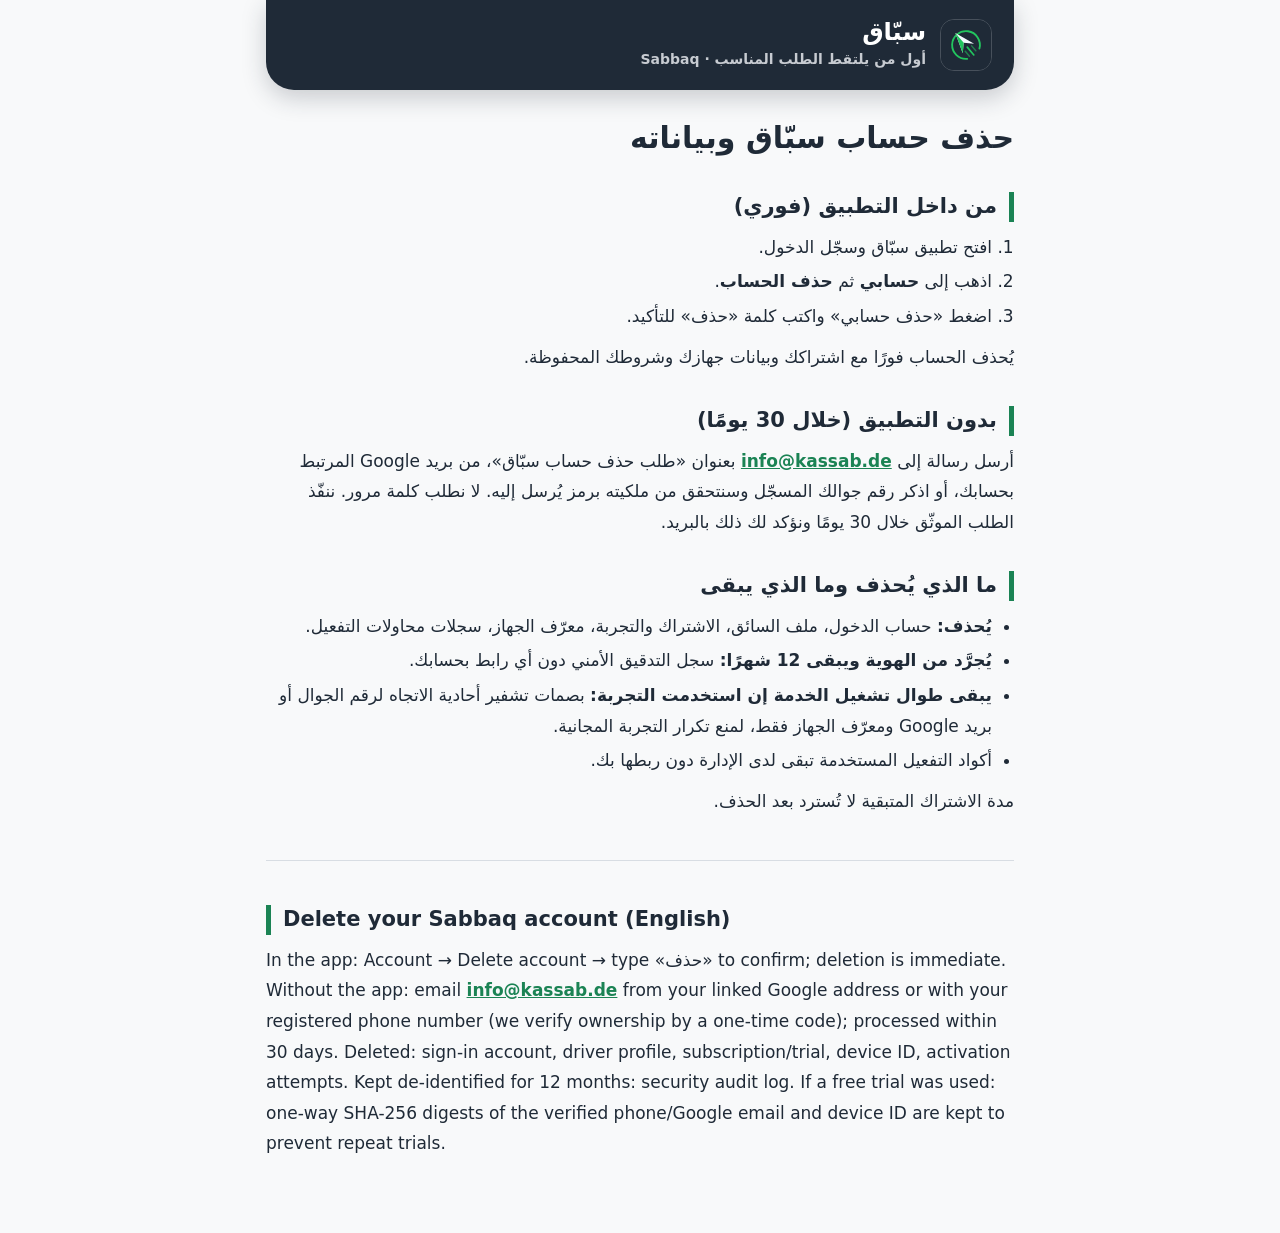
<file: delete-account.html>
<!doctype html>
<html lang="ar" dir="rtl">
<head>
<meta charset="utf-8">
<meta name="viewport" content="width=device-width, initial-scale=1">
<title>حذف حساب سبّاق</title>
<link rel="canonical" href="https://yahooyahoo99.github.io/delete-account.html">
<link rel="icon" href="logo.svg" type="image/svg+xml">
<meta name="theme-color" content="#1F2A37">
<link rel="stylesheet" href="style.css">
</head>
<body>
<main>
<header class="hero"><a class="hero-brand" href="./"><img src="logo.svg" alt="" width="52" height="52"><span><strong>سبّاق</strong><small>أول من يلتقط الطلب المناسب · Sabbaq</small></span></a></header>
<h1>حذف حساب سبّاق وبياناته</h1>

<h2>من داخل التطبيق (فوري)</h2>
<ol>
<li>افتح تطبيق سبّاق وسجّل الدخول.</li>
<li>اذهب إلى <strong>حسابي</strong> ثم <strong>حذف الحساب</strong>.</li>
<li>اضغط «حذف حسابي» واكتب كلمة «حذف» للتأكيد.</li>
</ol>
<p>يُحذف الحساب فورًا مع اشتراكك وبيانات جهازك وشروطك المحفوظة.</p>

<h2>بدون التطبيق (خلال 30 يومًا)</h2>
<p>أرسل رسالة إلى <a href="mailto:info@kassab.de?subject=%D8%B7%D9%84%D8%A8%20%D8%AD%D8%B0%D9%81%20%D8%AD%D8%B3%D8%A7%D8%A8%20%D8%B3%D8%A8%D9%91%D8%A7%D9%82">info@kassab.de</a> بعنوان «طلب حذف حساب سبّاق»، من بريد Google المرتبط بحسابك، أو اذكر رقم جوالك المسجّل وسنتحقق من ملكيته برمز يُرسل إليه. لا نطلب كلمة مرور. ننفّذ الطلب الموثّق خلال 30 يومًا ونؤكد لك ذلك بالبريد.</p>

<h2>ما الذي يُحذف وما الذي يبقى</h2>
<ul>
<li><strong>يُحذف:</strong> حساب الدخول، ملف السائق، الاشتراك والتجربة، معرّف الجهاز، سجلات محاولات التفعيل.</li>
<li><strong>يُجرَّد من الهوية ويبقى 12 شهرًا:</strong> سجل التدقيق الأمني دون أي رابط بحسابك.</li>
<li><strong>يبقى طوال تشغيل الخدمة إن استخدمت التجربة:</strong> بصمات تشفير أحادية الاتجاه لرقم الجوال أو بريد Google ومعرّف الجهاز فقط، لمنع تكرار التجربة المجانية.</li>
<li>أكواد التفعيل المستخدمة تبقى لدى الإدارة دون ربطها بك.</li>
</ul>
<p>مدة الاشتراك المتبقية لا تُسترد بعد الحذف.</p>

<hr>
<div lang="en" dir="ltr">
<h2>Delete your Sabbaq account (English)</h2>
<p>In the app: Account → Delete account → type «حذف» to confirm; deletion is immediate. Without the app: email <a href="mailto:info@kassab.de">info@kassab.de</a> from your linked Google address or with your registered phone number (we verify ownership by a one-time code); processed within 30 days. Deleted: sign-in account, driver profile, subscription/trial, device ID, activation attempts. Kept de-identified for 12 months: security audit log. If a free trial was used: one-way SHA-256 digests of the verified phone/Google email and device ID are kept to prevent repeat trials.</p>
</div>
</main>
</body>
</html>
</file>
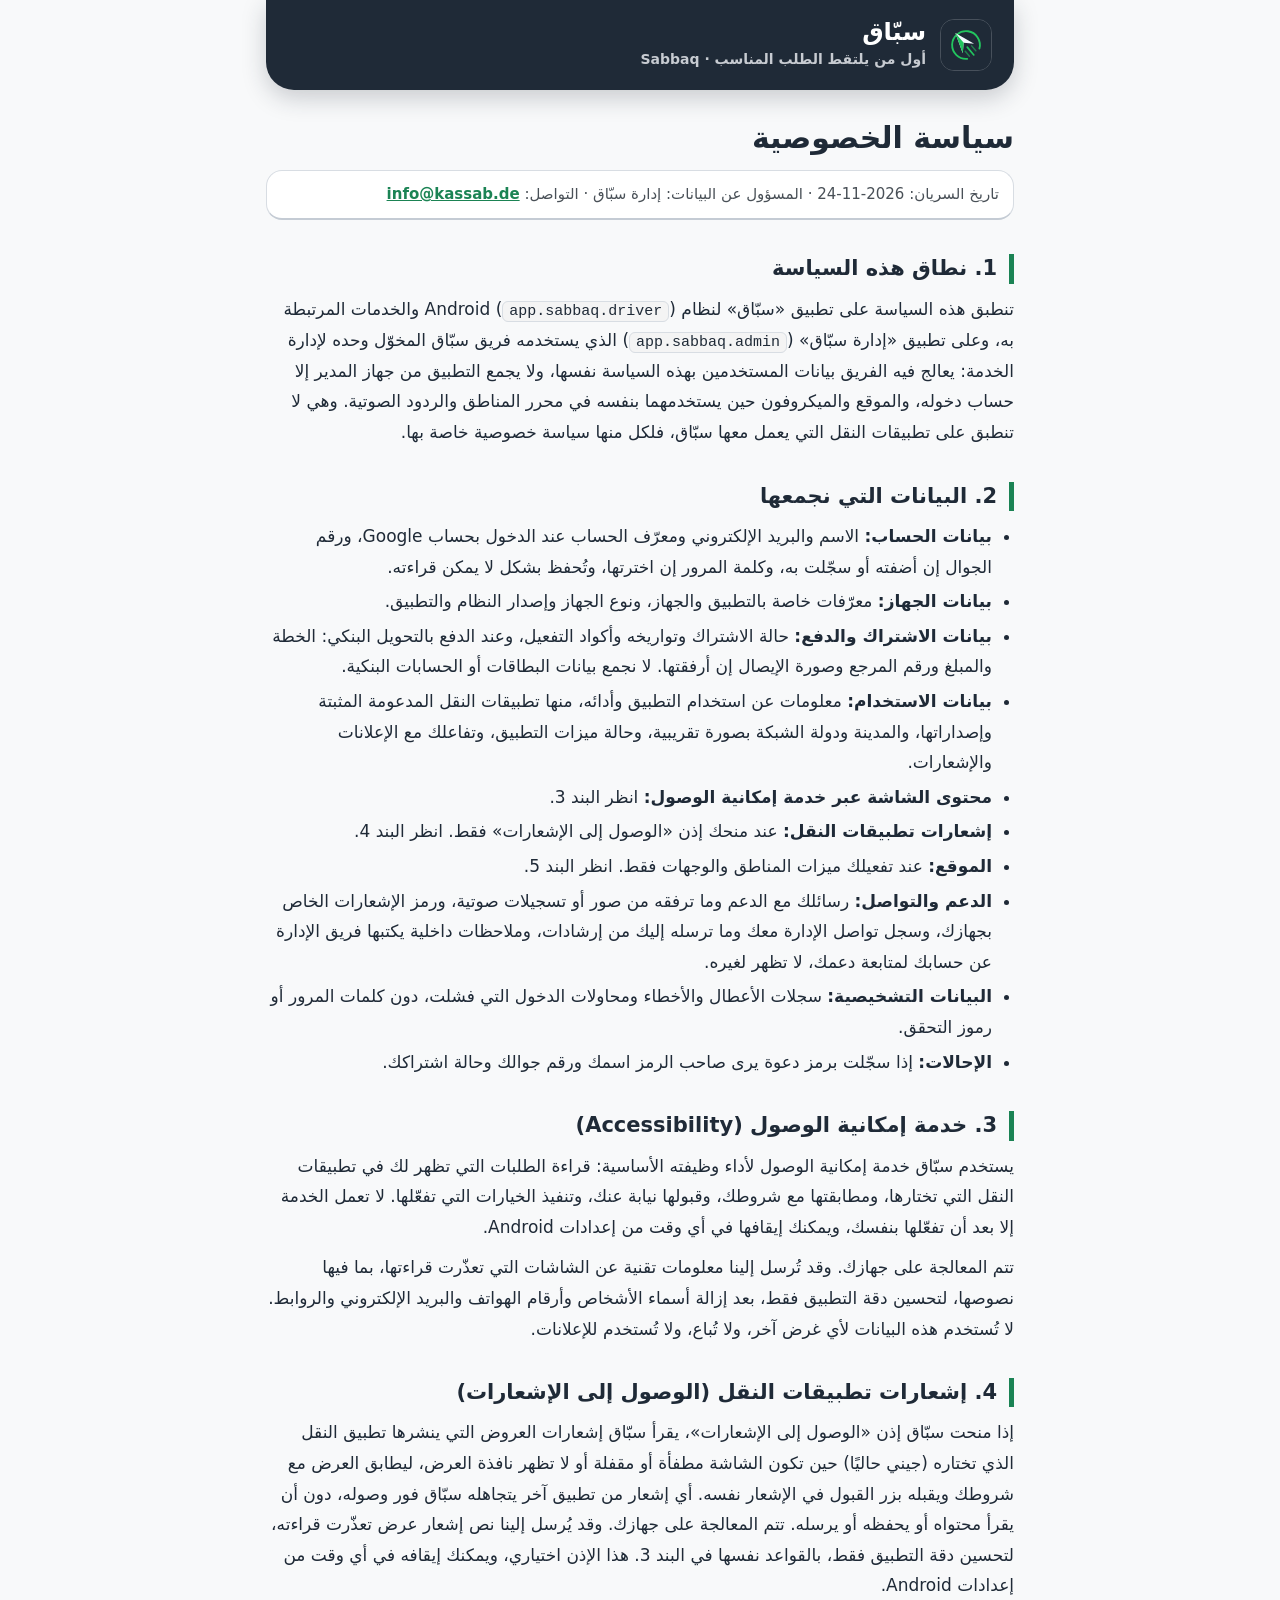
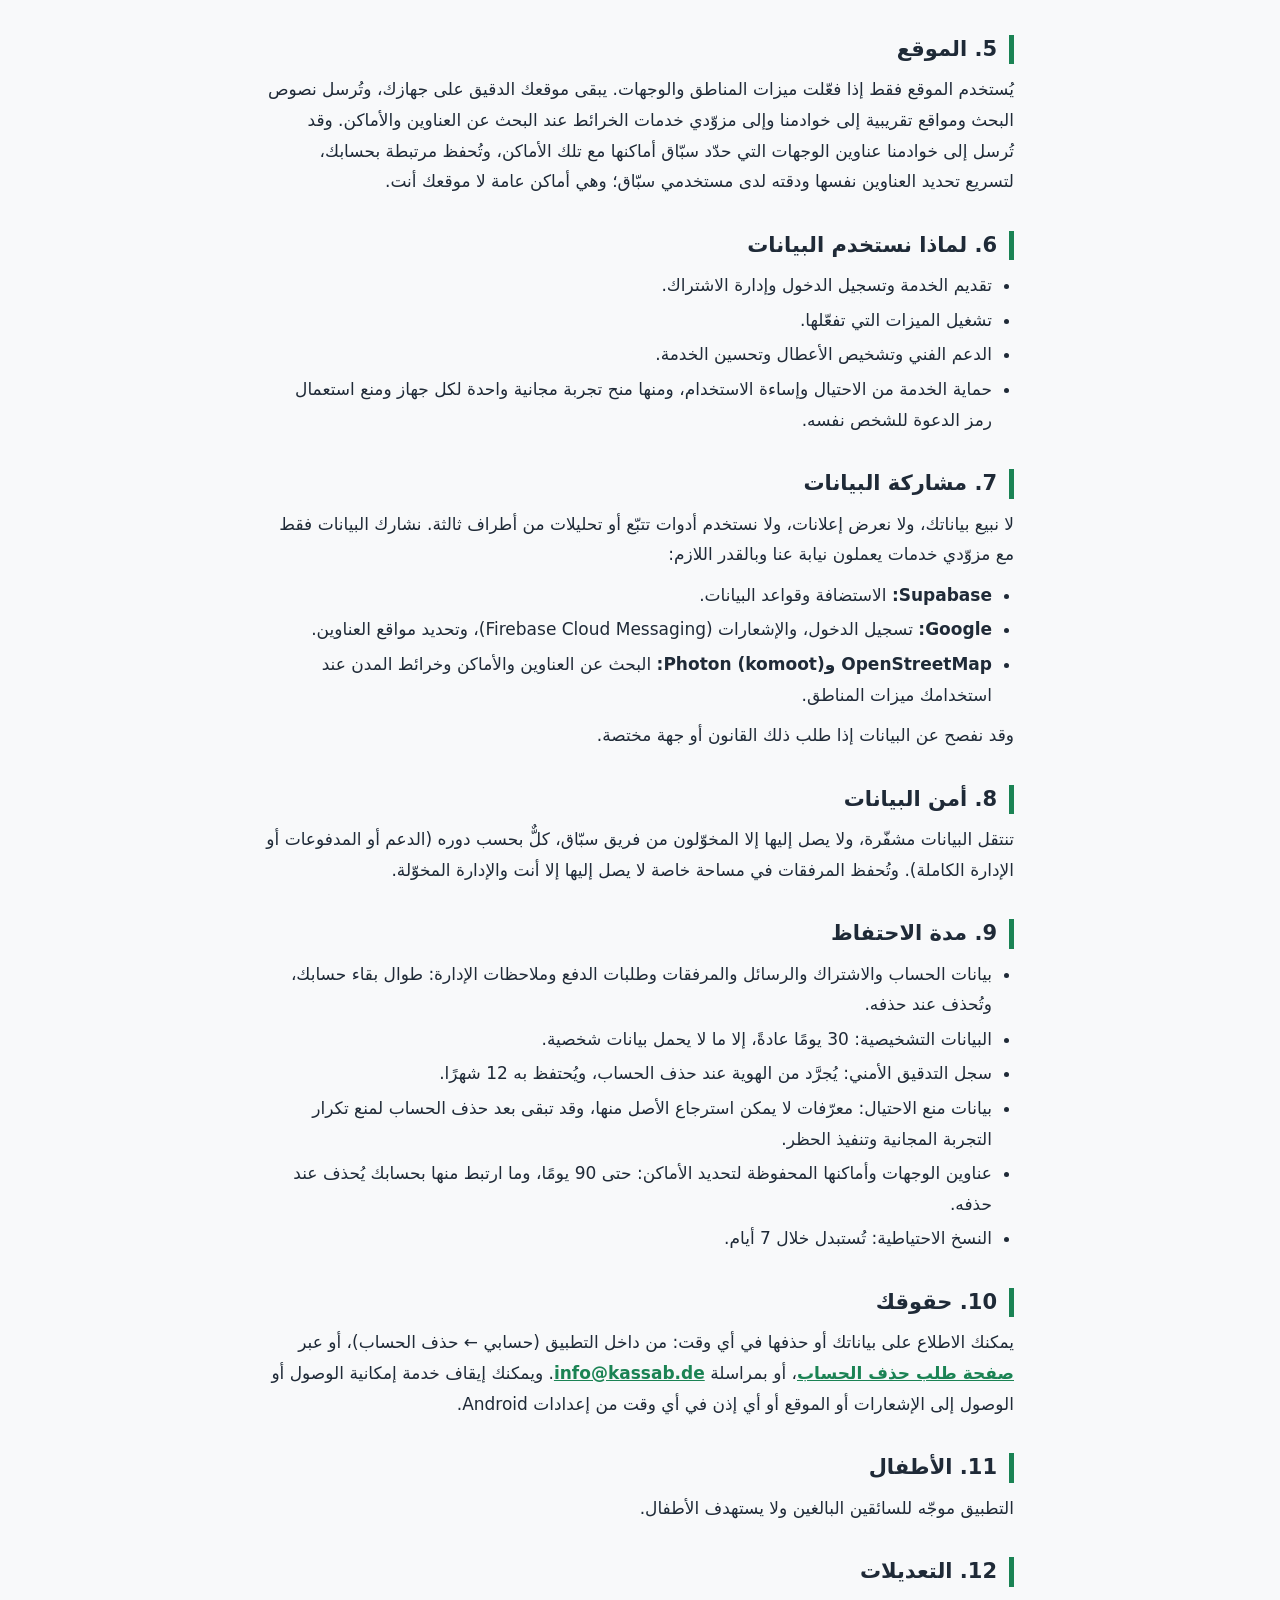
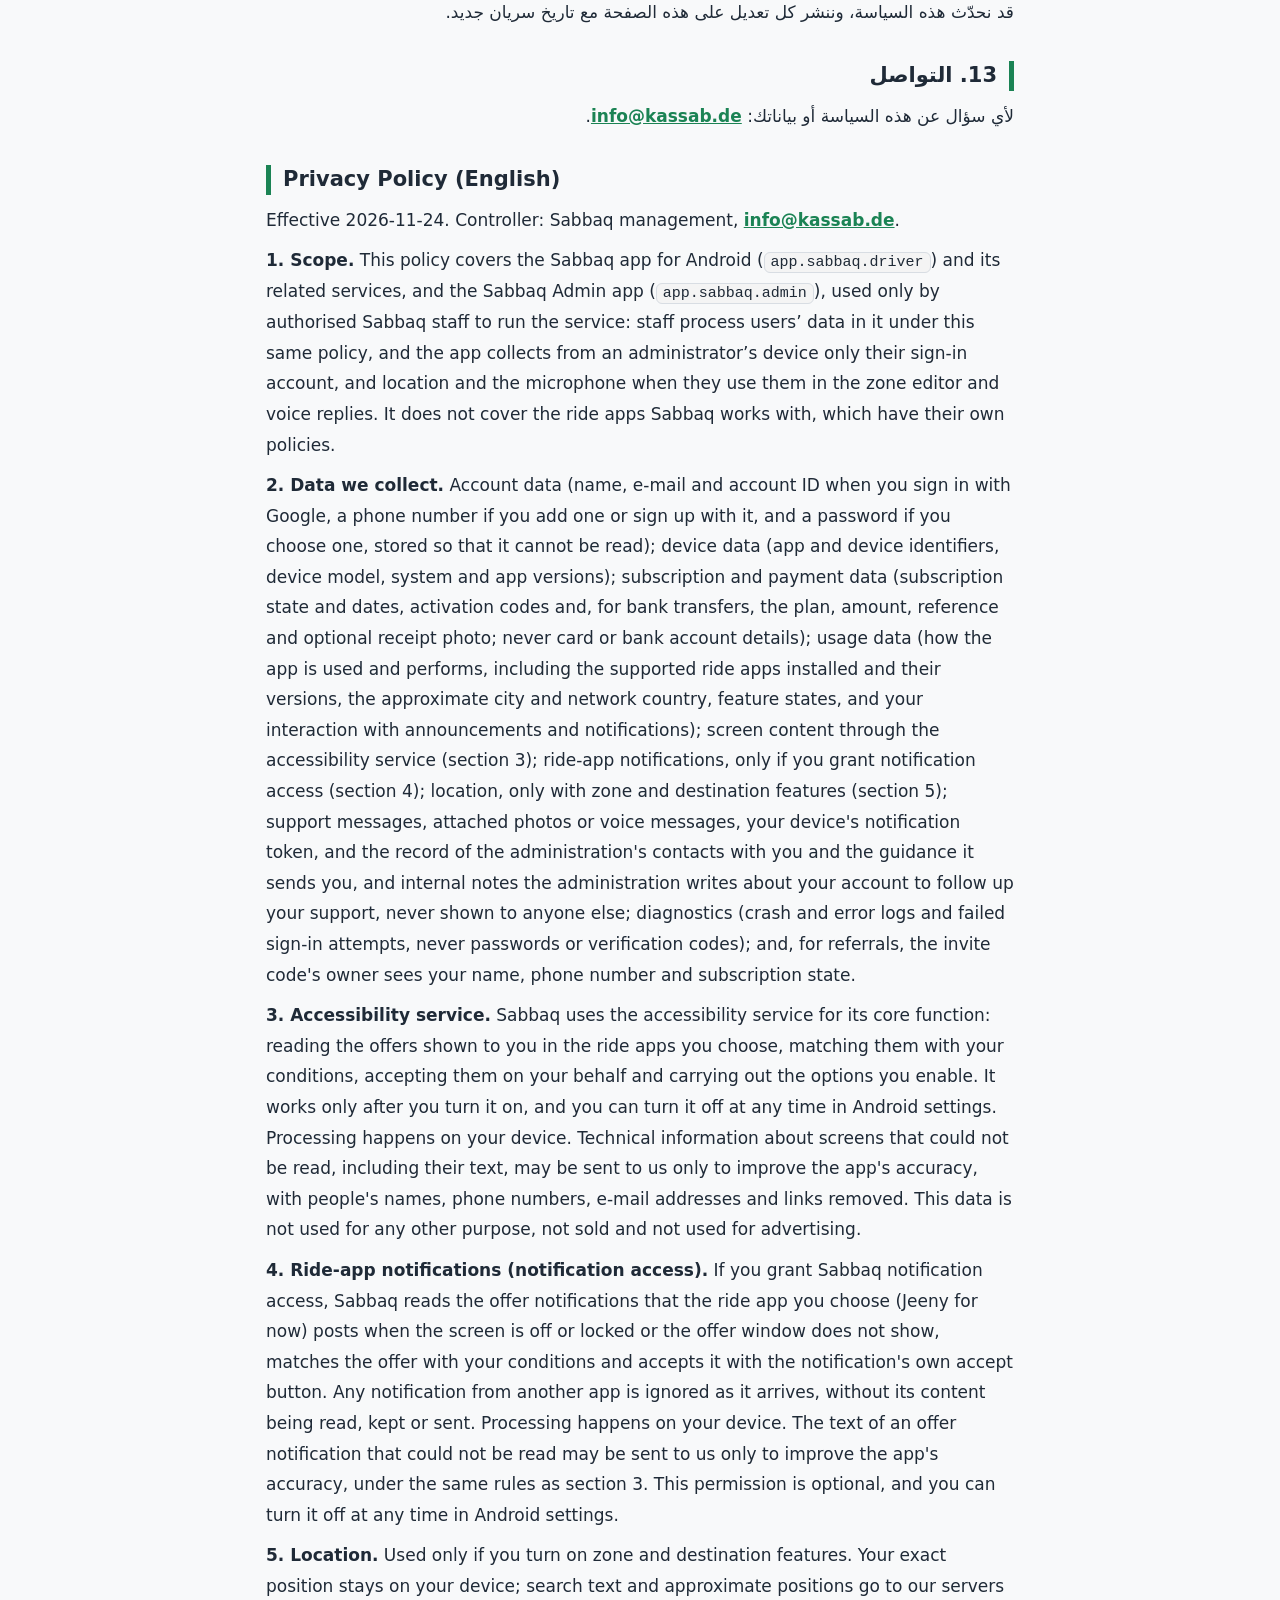
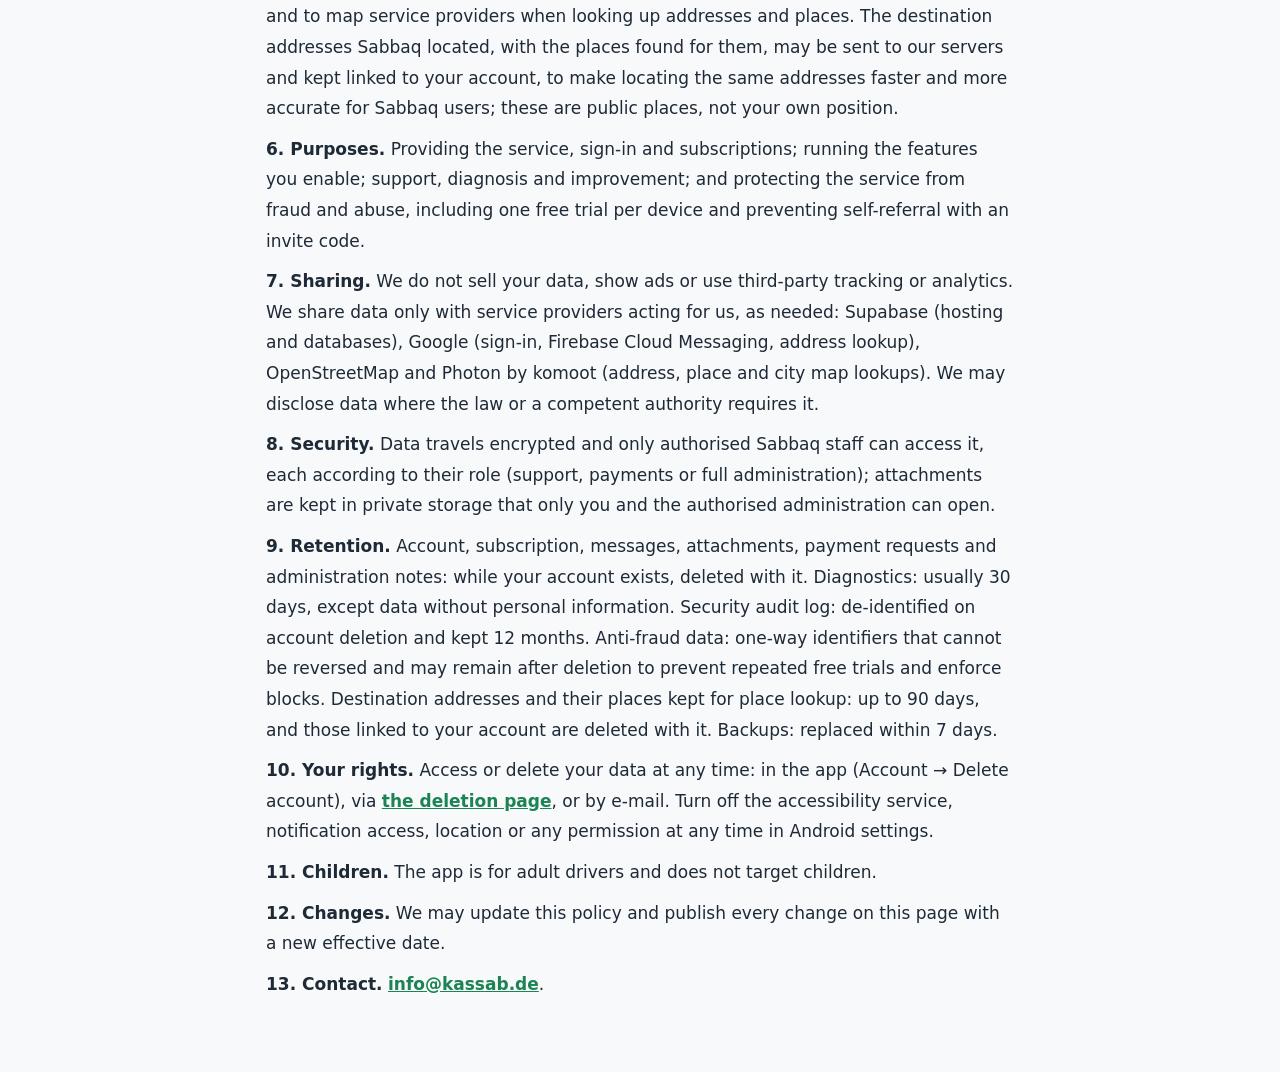
<file: privacy.html>
<!doctype html>
<html lang="ar" dir="rtl">
<head>
<meta charset="utf-8">
<meta name="viewport" content="width=device-width, initial-scale=1">
<title>سياسة الخصوصية — سبّاق</title>
<link rel="canonical" href="https://yahooyahoo99.github.io/privacy.html">
<link rel="icon" href="logo.svg" type="image/svg+xml">
<meta name="theme-color" content="#1F2A37">
<link rel="stylesheet" href="style.css">
</head>
<body>
<main>
<header class="hero"><a class="hero-brand" href="./"><img src="logo.svg" alt="" width="52" height="52"><span><strong>سبّاق</strong><small>أول من يلتقط الطلب المناسب · Sabbaq</small></span></a></header>
<h1>سياسة الخصوصية</h1>
<p class="meta">تاريخ السريان: 2026-11-24 · المسؤول عن البيانات: إدارة سبّاق · التواصل: <a href="mailto:info@kassab.de">info@kassab.de</a></p>

<h2>1. نطاق هذه السياسة</h2>
<p>تنطبق هذه السياسة على تطبيق «سبّاق» لنظام Android (<code>app.sabbaq.driver</code>) والخدمات المرتبطة به، وعلى تطبيق «إدارة سبّاق» (<code>app.sabbaq.admin</code>) الذي يستخدمه فريق سبّاق المخوّل وحده لإدارة الخدمة: يعالج فيه الفريق بيانات المستخدمين بهذه السياسة نفسها، ولا يجمع التطبيق من جهاز المدير إلا حساب دخوله، والموقع والميكروفون حين يستخدمهما بنفسه في محرر المناطق والردود الصوتية. وهي لا تنطبق على تطبيقات النقل التي يعمل معها سبّاق، فلكل منها سياسة خصوصية خاصة بها.</p>

<h2>2. البيانات التي نجمعها</h2>
<ul>
<li><strong>بيانات الحساب:</strong> الاسم والبريد الإلكتروني ومعرّف الحساب عند الدخول بحساب Google، ورقم الجوال إن أضفته أو سجّلت به، وكلمة المرور إن اخترتها، وتُحفظ بشكل لا يمكن قراءته.</li>
<li><strong>بيانات الجهاز:</strong> معرّفات خاصة بالتطبيق والجهاز، ونوع الجهاز وإصدار النظام والتطبيق.</li>
<li><strong>بيانات الاشتراك والدفع:</strong> حالة الاشتراك وتواريخه وأكواد التفعيل، وعند الدفع بالتحويل البنكي: الخطة والمبلغ ورقم المرجع وصورة الإيصال إن أرفقتها. لا نجمع بيانات البطاقات أو الحسابات البنكية.</li>
<li><strong>بيانات الاستخدام:</strong> معلومات عن استخدام التطبيق وأدائه، منها تطبيقات النقل المدعومة المثبتة وإصداراتها، والمدينة ودولة الشبكة بصورة تقريبية، وحالة ميزات التطبيق، وتفاعلك مع الإعلانات والإشعارات.</li>
<li><strong>محتوى الشاشة عبر خدمة إمكانية الوصول:</strong> انظر البند 3.</li>
<li><strong>إشعارات تطبيقات النقل:</strong> عند منحك إذن «الوصول إلى الإشعارات» فقط. انظر البند 4.</li>
<li><strong>الموقع:</strong> عند تفعيلك ميزات المناطق والوجهات فقط. انظر البند 5.</li>
<li><strong>الدعم والتواصل:</strong> رسائلك مع الدعم وما ترفقه من صور أو تسجيلات صوتية، ورمز الإشعارات الخاص بجهازك، وسجل تواصل الإدارة معك وما ترسله إليك من إرشادات، وملاحظات داخلية يكتبها فريق الإدارة عن حسابك لمتابعة دعمك، لا تظهر لغيره.</li>
<li><strong>البيانات التشخيصية:</strong> سجلات الأعطال والأخطاء ومحاولات الدخول التي فشلت، دون كلمات المرور أو رموز التحقق.</li>
<li><strong>الإحالات:</strong> إذا سجّلت برمز دعوة يرى صاحب الرمز اسمك ورقم جوالك وحالة اشتراكك.</li>
</ul>

<h2>3. خدمة إمكانية الوصول (Accessibility)</h2>
<p>يستخدم سبّاق خدمة إمكانية الوصول لأداء وظيفته الأساسية: قراءة الطلبات التي تظهر لك في تطبيقات النقل التي تختارها، ومطابقتها مع شروطك، وقبولها نيابة عنك، وتنفيذ الخيارات التي تفعّلها. لا تعمل الخدمة إلا بعد أن تفعّلها بنفسك، ويمكنك إيقافها في أي وقت من إعدادات Android.</p>
<p>تتم المعالجة على جهازك. وقد تُرسل إلينا معلومات تقنية عن الشاشات التي تعذّرت قراءتها، بما فيها نصوصها، لتحسين دقة التطبيق فقط، بعد إزالة أسماء الأشخاص وأرقام الهواتف والبريد الإلكتروني والروابط. لا تُستخدم هذه البيانات لأي غرض آخر، ولا تُباع، ولا تُستخدم للإعلانات.</p>

<h2>4. إشعارات تطبيقات النقل (الوصول إلى الإشعارات)</h2>
<p>إذا منحت سبّاق إذن «الوصول إلى الإشعارات»، يقرأ سبّاق إشعارات العروض التي ينشرها تطبيق النقل الذي تختاره (جيني حاليًا) حين تكون الشاشة مطفأة أو مقفلة أو لا تظهر نافذة العرض، ليطابق العرض مع شروطك ويقبله بزر القبول في الإشعار نفسه. أي إشعار من تطبيق آخر يتجاهله سبّاق فور وصوله، دون أن يقرأ محتواه أو يحفظه أو يرسله. تتم المعالجة على جهازك. وقد يُرسل إلينا نص إشعار عرض تعذّرت قراءته، لتحسين دقة التطبيق فقط، بالقواعد نفسها في البند 3. هذا الإذن اختياري، ويمكنك إيقافه في أي وقت من إعدادات Android.</p>

<h2>5. الموقع</h2>
<p>يُستخدم الموقع فقط إذا فعّلت ميزات المناطق والوجهات. يبقى موقعك الدقيق على جهازك، وتُرسل نصوص البحث ومواقع تقريبية إلى خوادمنا وإلى مزوّدي خدمات الخرائط عند البحث عن العناوين والأماكن. وقد تُرسل إلى خوادمنا عناوين الوجهات التي حدّد سبّاق أماكنها مع تلك الأماكن، وتُحفظ مرتبطة بحسابك، لتسريع تحديد العناوين نفسها ودقته لدى مستخدمي سبّاق؛ وهي أماكن عامة لا موقعك أنت.</p>

<h2>6. لماذا نستخدم البيانات</h2>
<ul>
<li>تقديم الخدمة وتسجيل الدخول وإدارة الاشتراك.</li>
<li>تشغيل الميزات التي تفعّلها.</li>
<li>الدعم الفني وتشخيص الأعطال وتحسين الخدمة.</li>
<li>حماية الخدمة من الاحتيال وإساءة الاستخدام، ومنها منح تجربة مجانية واحدة لكل جهاز ومنع استعمال رمز الدعوة للشخص نفسه.</li>
</ul>

<h2>7. مشاركة البيانات</h2>
<p>لا نبيع بياناتك، ولا نعرض إعلانات، ولا نستخدم أدوات تتبّع أو تحليلات من أطراف ثالثة. نشارك البيانات فقط مع مزوّدي خدمات يعملون نيابة عنا وبالقدر اللازم:</p>
<ul>
<li><strong>Supabase:</strong> الاستضافة وقواعد البيانات.</li>
<li><strong>Google:</strong> تسجيل الدخول، والإشعارات (Firebase Cloud Messaging)، وتحديد مواقع العناوين.</li>
<li><strong>OpenStreetMap وPhoton (komoot):</strong> البحث عن العناوين والأماكن وخرائط المدن عند استخدامك ميزات المناطق.</li>
</ul>
<p>وقد نفصح عن البيانات إذا طلب ذلك القانون أو جهة مختصة.</p>

<h2>8. أمن البيانات</h2>
<p>تنتقل البيانات مشفّرة، ولا يصل إليها إلا المخوّلون من فريق سبّاق، كلٌّ بحسب دوره (الدعم أو المدفوعات أو الإدارة الكاملة). وتُحفظ المرفقات في مساحة خاصة لا يصل إليها إلا أنت والإدارة المخوّلة.</p>

<h2>9. مدة الاحتفاظ</h2>
<ul>
<li>بيانات الحساب والاشتراك والرسائل والمرفقات وطلبات الدفع وملاحظات الإدارة: طوال بقاء حسابك، وتُحذف عند حذفه.</li>
<li>البيانات التشخيصية: 30 يومًا عادةً، إلا ما لا يحمل بيانات شخصية.</li>
<li>سجل التدقيق الأمني: يُجرَّد من الهوية عند حذف الحساب، ويُحتفظ به 12 شهرًا.</li>
<li>بيانات منع الاحتيال: معرّفات لا يمكن استرجاع الأصل منها، وقد تبقى بعد حذف الحساب لمنع تكرار التجربة المجانية وتنفيذ الحظر.</li>
<li>عناوين الوجهات وأماكنها المحفوظة لتحديد الأماكن: حتى 90 يومًا، وما ارتبط منها بحسابك يُحذف عند حذفه.</li>
<li>النسخ الاحتياطية: تُستبدل خلال 7 أيام.</li>
</ul>

<h2>10. حقوقك</h2>
<p>يمكنك الاطلاع على بياناتك أو حذفها في أي وقت: من داخل التطبيق (حسابي ← حذف الحساب)، أو عبر <a href="delete-account.html">صفحة طلب حذف الحساب</a>، أو بمراسلة <a href="mailto:info@kassab.de">info@kassab.de</a>. ويمكنك إيقاف خدمة إمكانية الوصول أو الوصول إلى الإشعارات أو الموقع أو أي إذن في أي وقت من إعدادات Android.</p>

<h2>11. الأطفال</h2>
<p>التطبيق موجّه للسائقين البالغين ولا يستهدف الأطفال.</p>

<h2>12. التعديلات</h2>
<p>قد نحدّث هذه السياسة، وننشر كل تعديل على هذه الصفحة مع تاريخ سريان جديد.</p>

<h2>13. التواصل</h2>
<p>لأي سؤال عن هذه السياسة أو بياناتك: <a href="mailto:info@kassab.de">info@kassab.de</a>.</p>

<div lang="en" dir="ltr">
<h2 lang="en" dir="ltr">Privacy Policy (English)</h2>
<p>Effective 2026-11-24. Controller: Sabbaq management, <a href="mailto:info@kassab.de">info@kassab.de</a>.</p>
<p><strong>1. Scope.</strong> This policy covers the Sabbaq app for Android (<code>app.sabbaq.driver</code>) and its related services, and the Sabbaq Admin app (<code>app.sabbaq.admin</code>), used only by authorised Sabbaq staff to run the service: staff process users’ data in it under this same policy, and the app collects from an administrator’s device only their sign-in account, and location and the microphone when they use them in the zone editor and voice replies. It does not cover the ride apps Sabbaq works with, which have their own policies.</p>
<p><strong>2. Data we collect.</strong> Account data (name, e-mail and account ID when you sign in with Google, a phone number if you add one or sign up with it, and a password if you choose one, stored so that it cannot be read); device data (app and device identifiers, device model, system and app versions); subscription and payment data (subscription state and dates, activation codes and, for bank transfers, the plan, amount, reference and optional receipt photo; never card or bank account details); usage data (how the app is used and performs, including the supported ride apps installed and their versions, the approximate city and network country, feature states, and your interaction with announcements and notifications); screen content through the accessibility service (section 3); ride-app notifications, only if you grant notification access (section 4); location, only with zone and destination features (section 5); support messages, attached photos or voice messages, your device's notification token, and the record of the administration's contacts with you and the guidance it sends you, and internal notes the administration writes about your account to follow up your support, never shown to anyone else; diagnostics (crash and error logs and failed sign-in attempts, never passwords or verification codes); and, for referrals, the invite code's owner sees your name, phone number and subscription state.</p>
<p><strong>3. Accessibility service.</strong> Sabbaq uses the accessibility service for its core function: reading the offers shown to you in the ride apps you choose, matching them with your conditions, accepting them on your behalf and carrying out the options you enable. It works only after you turn it on, and you can turn it off at any time in Android settings. Processing happens on your device. Technical information about screens that could not be read, including their text, may be sent to us only to improve the app's accuracy, with people's names, phone numbers, e-mail addresses and links removed. This data is not used for any other purpose, not sold and not used for advertising.</p>
<p><strong>4. Ride-app notifications (notification access).</strong> If you grant Sabbaq notification access, Sabbaq reads the offer notifications that the ride app you choose (Jeeny for now) posts when the screen is off or locked or the offer window does not show, matches the offer with your conditions and accepts it with the notification's own accept button. Any notification from another app is ignored as it arrives, without its content being read, kept or sent. Processing happens on your device. The text of an offer notification that could not be read may be sent to us only to improve the app's accuracy, under the same rules as section 3. This permission is optional, and you can turn it off at any time in Android settings.</p>
<p><strong>5. Location.</strong> Used only if you turn on zone and destination features. Your exact position stays on your device; search text and approximate positions go to our servers and to map service providers when looking up addresses and places. The destination addresses Sabbaq located, with the places found for them, may be sent to our servers and kept linked to your account, to make locating the same addresses faster and more accurate for Sabbaq users; these are public places, not your own position.</p>
<p><strong>6. Purposes.</strong> Providing the service, sign-in and subscriptions; running the features you enable; support, diagnosis and improvement; and protecting the service from fraud and abuse, including one free trial per device and preventing self-referral with an invite code.</p>
<p><strong>7. Sharing.</strong> We do not sell your data, show ads or use third-party tracking or analytics. We share data only with service providers acting for us, as needed: Supabase (hosting and databases), Google (sign-in, Firebase Cloud Messaging, address lookup), OpenStreetMap and Photon by komoot (address, place and city map lookups). We may disclose data where the law or a competent authority requires it.</p>
<p><strong>8. Security.</strong> Data travels encrypted and only authorised Sabbaq staff can access it, each according to their role (support, payments or full administration); attachments are kept in private storage that only you and the authorised administration can open.</p>
<p><strong>9. Retention.</strong> Account, subscription, messages, attachments, payment requests and administration notes: while your account exists, deleted with it. Diagnostics: usually 30 days, except data without personal information. Security audit log: de-identified on account deletion and kept 12 months. Anti-fraud data: one-way identifiers that cannot be reversed and may remain after deletion to prevent repeated free trials and enforce blocks. Destination addresses and their places kept for place lookup: up to 90 days, and those linked to your account are deleted with it. Backups: replaced within 7 days.</p>
<p><strong>10. Your rights.</strong> Access or delete your data at any time: in the app (Account → Delete account), via <a href="delete-account.html">the deletion page</a>, or by e-mail. Turn off the accessibility service, notification access, location or any permission at any time in Android settings.</p>
<p><strong>11. Children.</strong> The app is for adult drivers and does not target children.</p>
<p><strong>12. Changes.</strong> We may update this policy and publish every change on this page with a new effective date.</p>
<p><strong>13. Contact.</strong> <a href="mailto:info@kassab.de">info@kassab.de</a>.</p>
</div>
</main>
</body>
</html>
</file>
<file: style.css>
/* Sabbaq identity (app ui/theme/Theme.kt, 2026-11-10): navy bars and headers, soft grey page, green for success and highlight. */
:root {
  --bg: #f8f9fa; --fg: #1f2a37; --muted: #495057; --brand: #1b8354; --card: #ffffff; --line: #d8dde3; --line-bottom: #c4cbd4;
  --primary: #1f2a37; --on-primary: #ffffff; --soft: #f4f4f4;
  --hero-start: #1f2a37; --hero-end: #283548; --signature: #1b8354; --on-signature: #ffffff; --on-hero: #ffffff; --on-hero-muted: #c7cbd1;
  --live: #22c55e;
}
@media (prefers-color-scheme: dark) {
  :root { --bg: #0b1220; --fg: #e5e7eb; --muted: #c3cad4; --brand: #4ade80; --card: #151e2d; --line: #334155; --line-bottom: #3d4b63;
    --primary: #c9d3e0; --on-primary: #1f2a37; --soft: #222d40;
    --hero-start: #1f2a37; --hero-end: #283548; --signature: #4ade80; --on-signature: #052e16; --on-hero: #f4f4f4; --live: #4ade80; }
}
* { box-sizing: border-box; }
body { margin: 0; background: var(--bg); color: var(--fg);
  font: 17px/1.8 "Tajawal", "IBM Plex Sans Arabic", "Noto Sans Arabic", "Segoe UI", system-ui, sans-serif; }
main { max-width: 780px; margin: 0 auto; padding: 0 16px 64px; }
/* The app's top bar: navy, rounded at the bottom corners only, Sabbaq's own mark. */
.hero { border-radius: 0 0 28px 28px; overflow: hidden; margin: 0 -16px 28px; background: var(--hero-start);
  box-shadow: 0 8px 24px rgba(31, 42, 55, .22); }
.hero-brand { display: flex; align-items: center; gap: 14px; padding: 18px 22px; color: var(--on-hero); text-decoration: none; }
.hero-brand img { width: 52px; height: 52px; border-radius: 14px; flex: none; border: 1px solid rgba(255, 255, 255, .18); }
.hero-brand strong { display: block; color: var(--on-hero); font-size: 24px; line-height: 1.2; }
.hero-brand small { display: block; color: var(--on-hero-muted); font-size: 14px; }
@media (min-width: 812px) { .hero { margin-inline: 0; } }
h1 { font-size: 30px; line-height: 1.35; margin: 0 0 12px; color: var(--fg); }
h2 { font-size: 21px; margin: 34px 0 10px; padding-inline-start: 12px; border-inline-start: 5px solid var(--signature); line-height: 1.4; }
.meta { color: var(--muted); font-size: 15px; background: var(--card); border: 1px solid var(--line); border-bottom: 2px solid var(--line-bottom);
  border-radius: 16px; padding: 10px 14px; }
p, ul, ol { margin: 10px 0; }
a { color: var(--brand); font-weight: 600; }
strong { color: var(--fg); }
code { background: var(--soft); border: 1px solid var(--line); border-radius: 6px; padding: 1px 6px; font-size: 15px; }
hr { border: 0; height: 1px; background: var(--line); margin: 44px 0; }
ul, ol { padding-inline-start: 22px; }
li { margin: 4px 0; }
.links { list-style: none; padding: 0; display: grid; gap: 10px; margin: 24px 0; }
.links a { display: block; background: var(--card); color: var(--fg); border: 1px solid var(--line); border-bottom: 2px solid var(--line-bottom);
  border-inline-start: 5px solid var(--signature); border-radius: 16px; padding: 14px 18px; text-decoration: none; font-weight: 700; }
.links a:hover { border-color: var(--primary); border-inline-start-color: var(--signature); }
</file>
